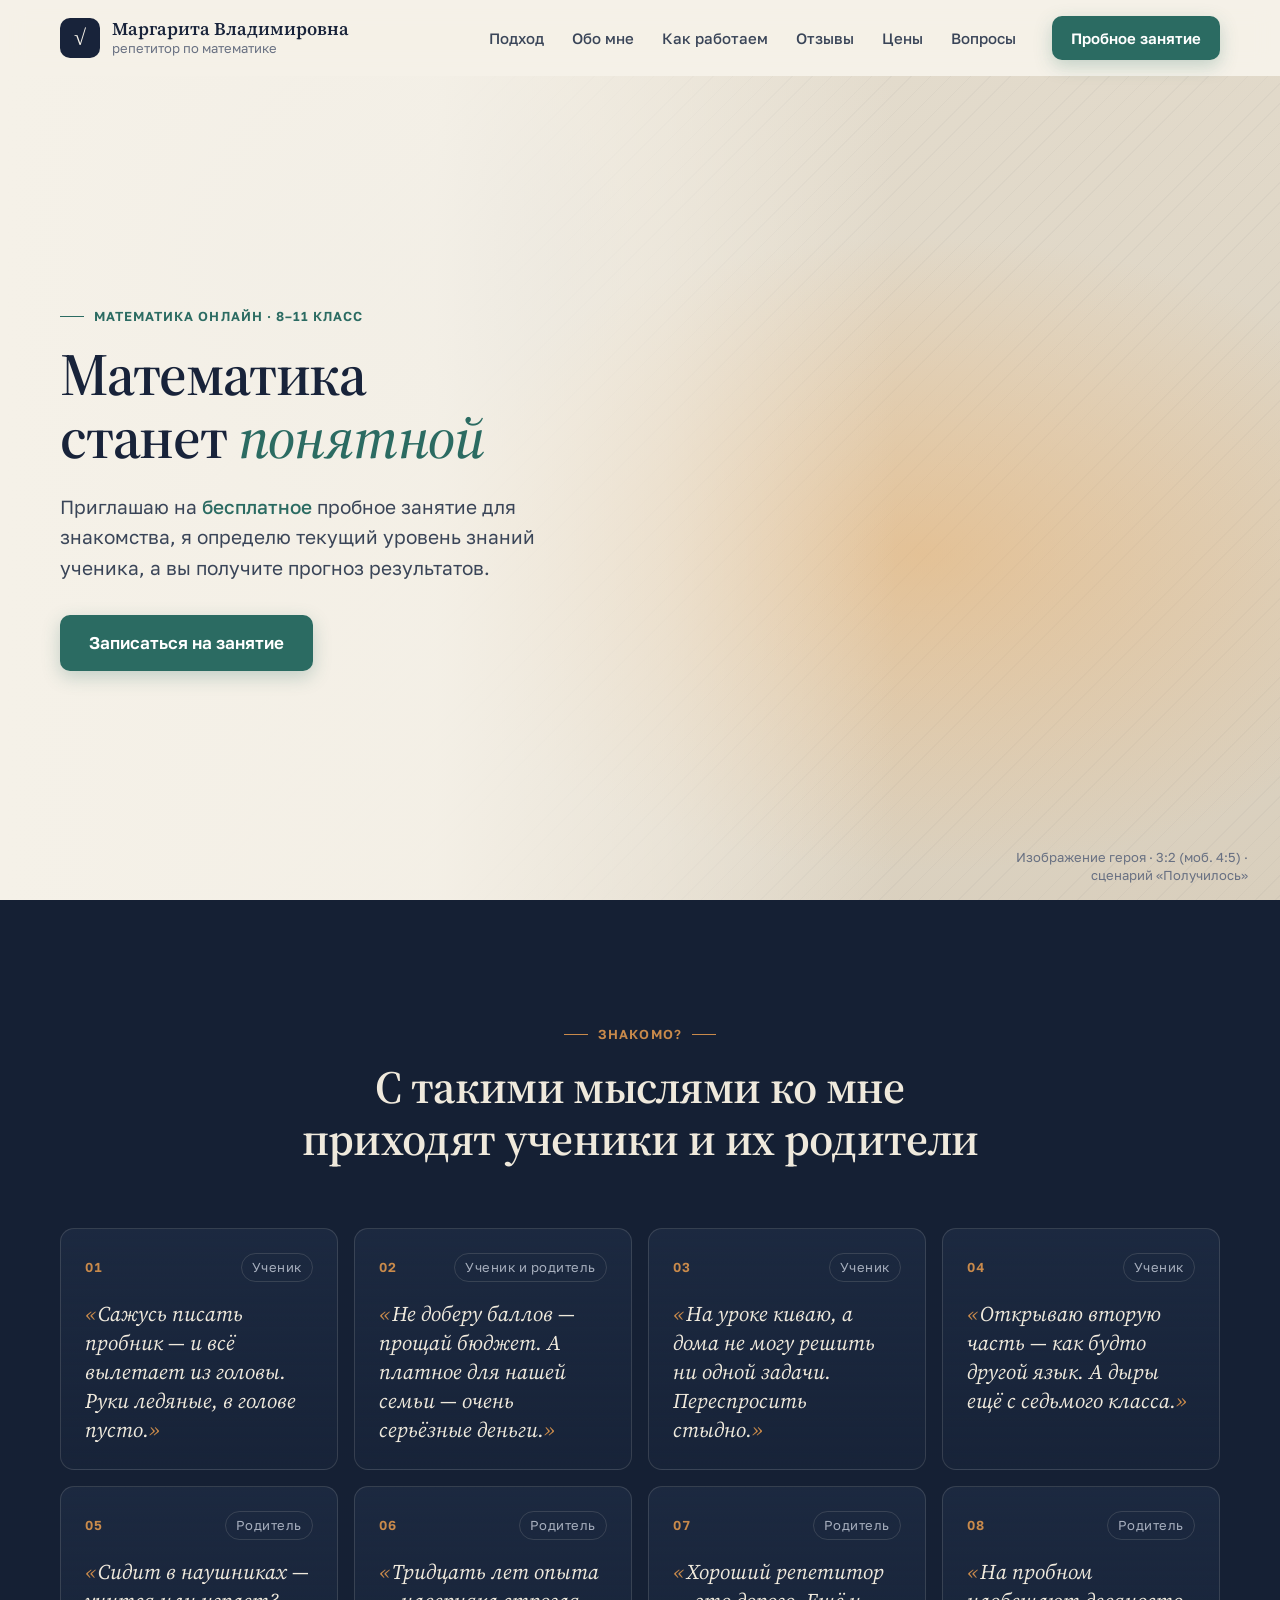
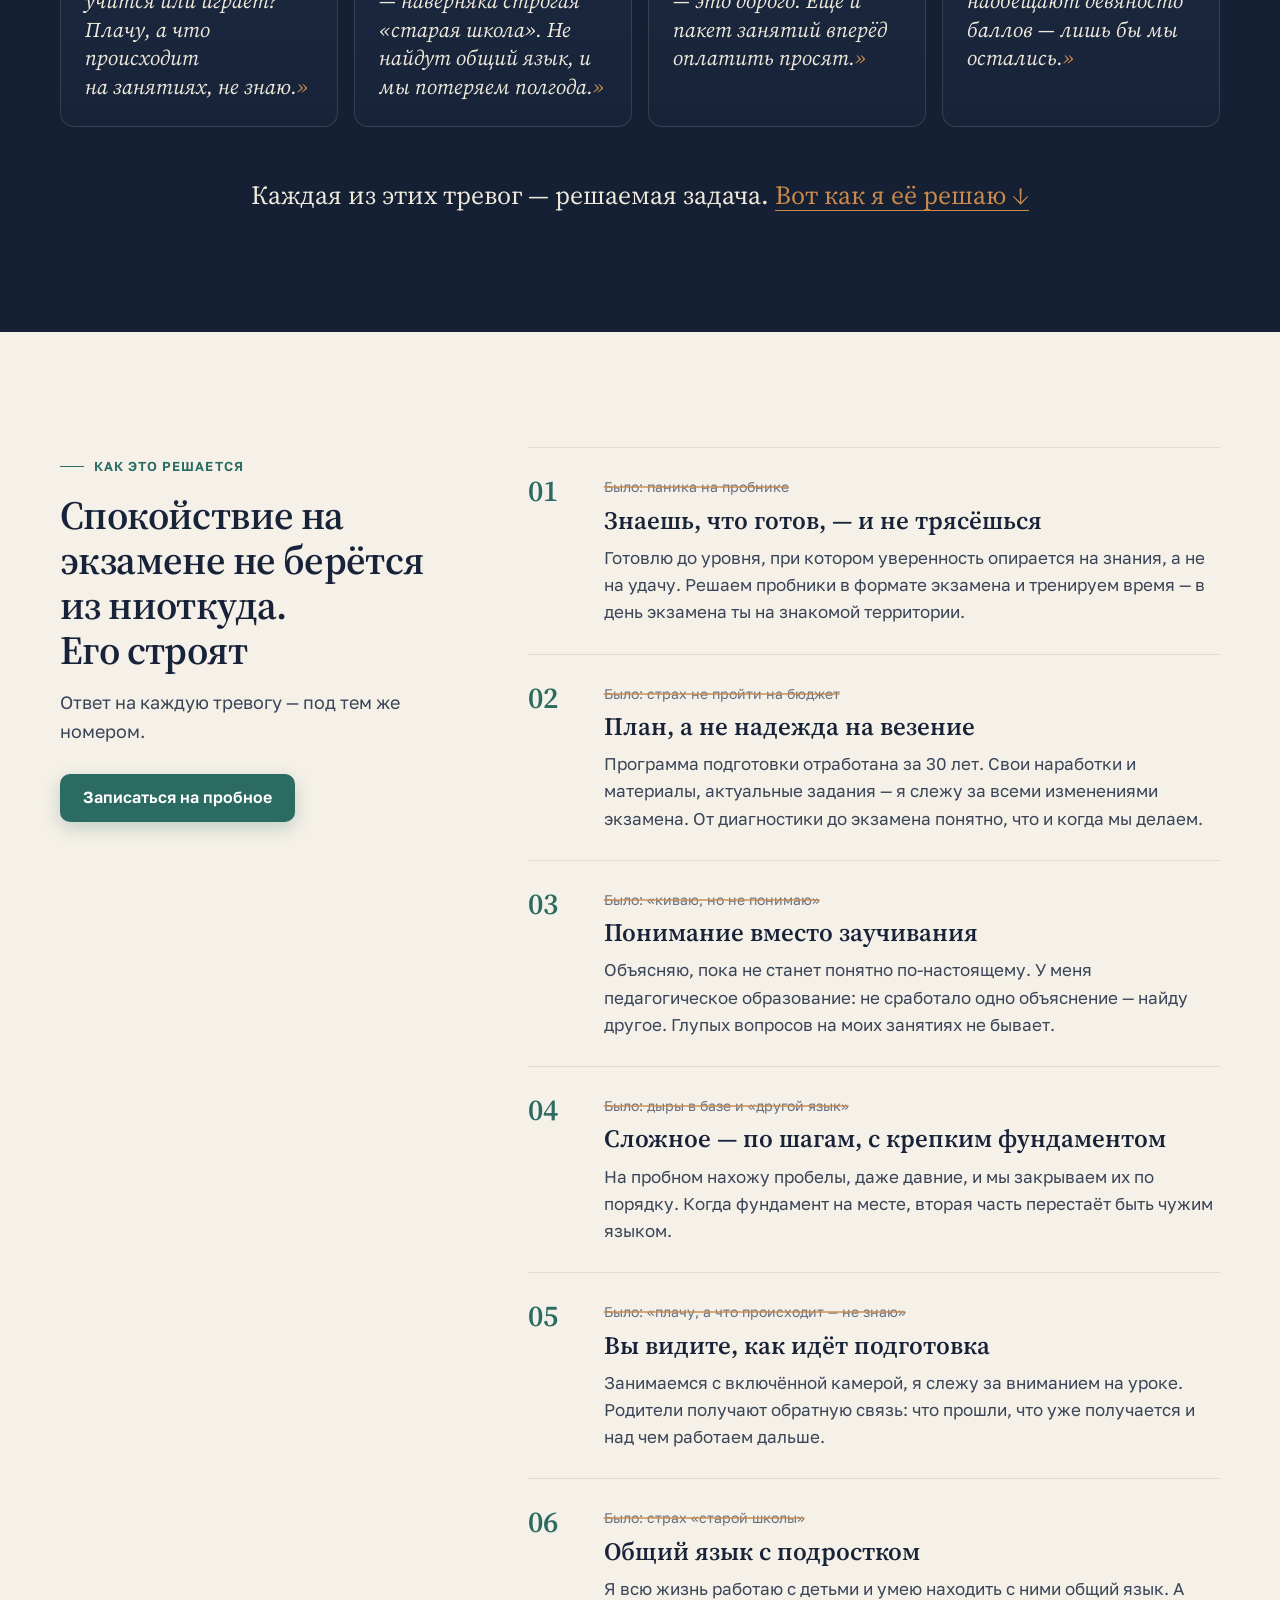
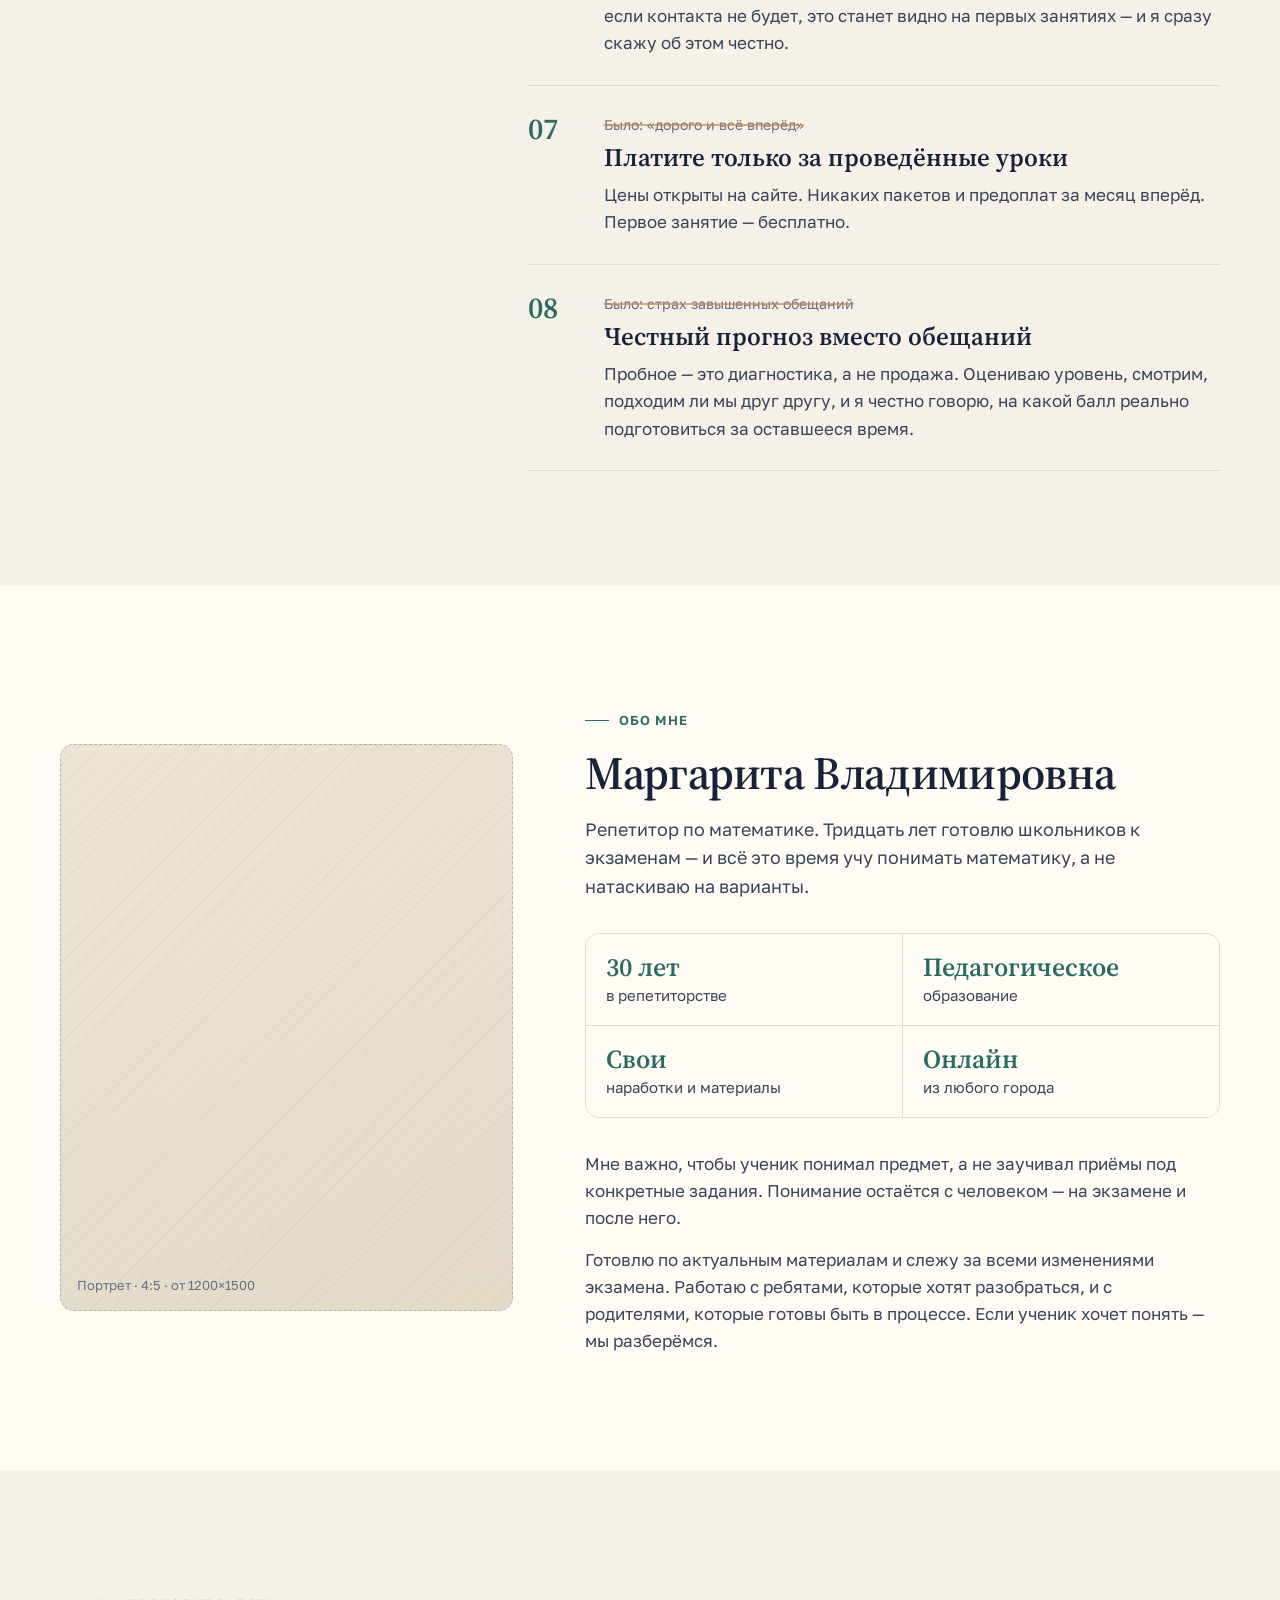
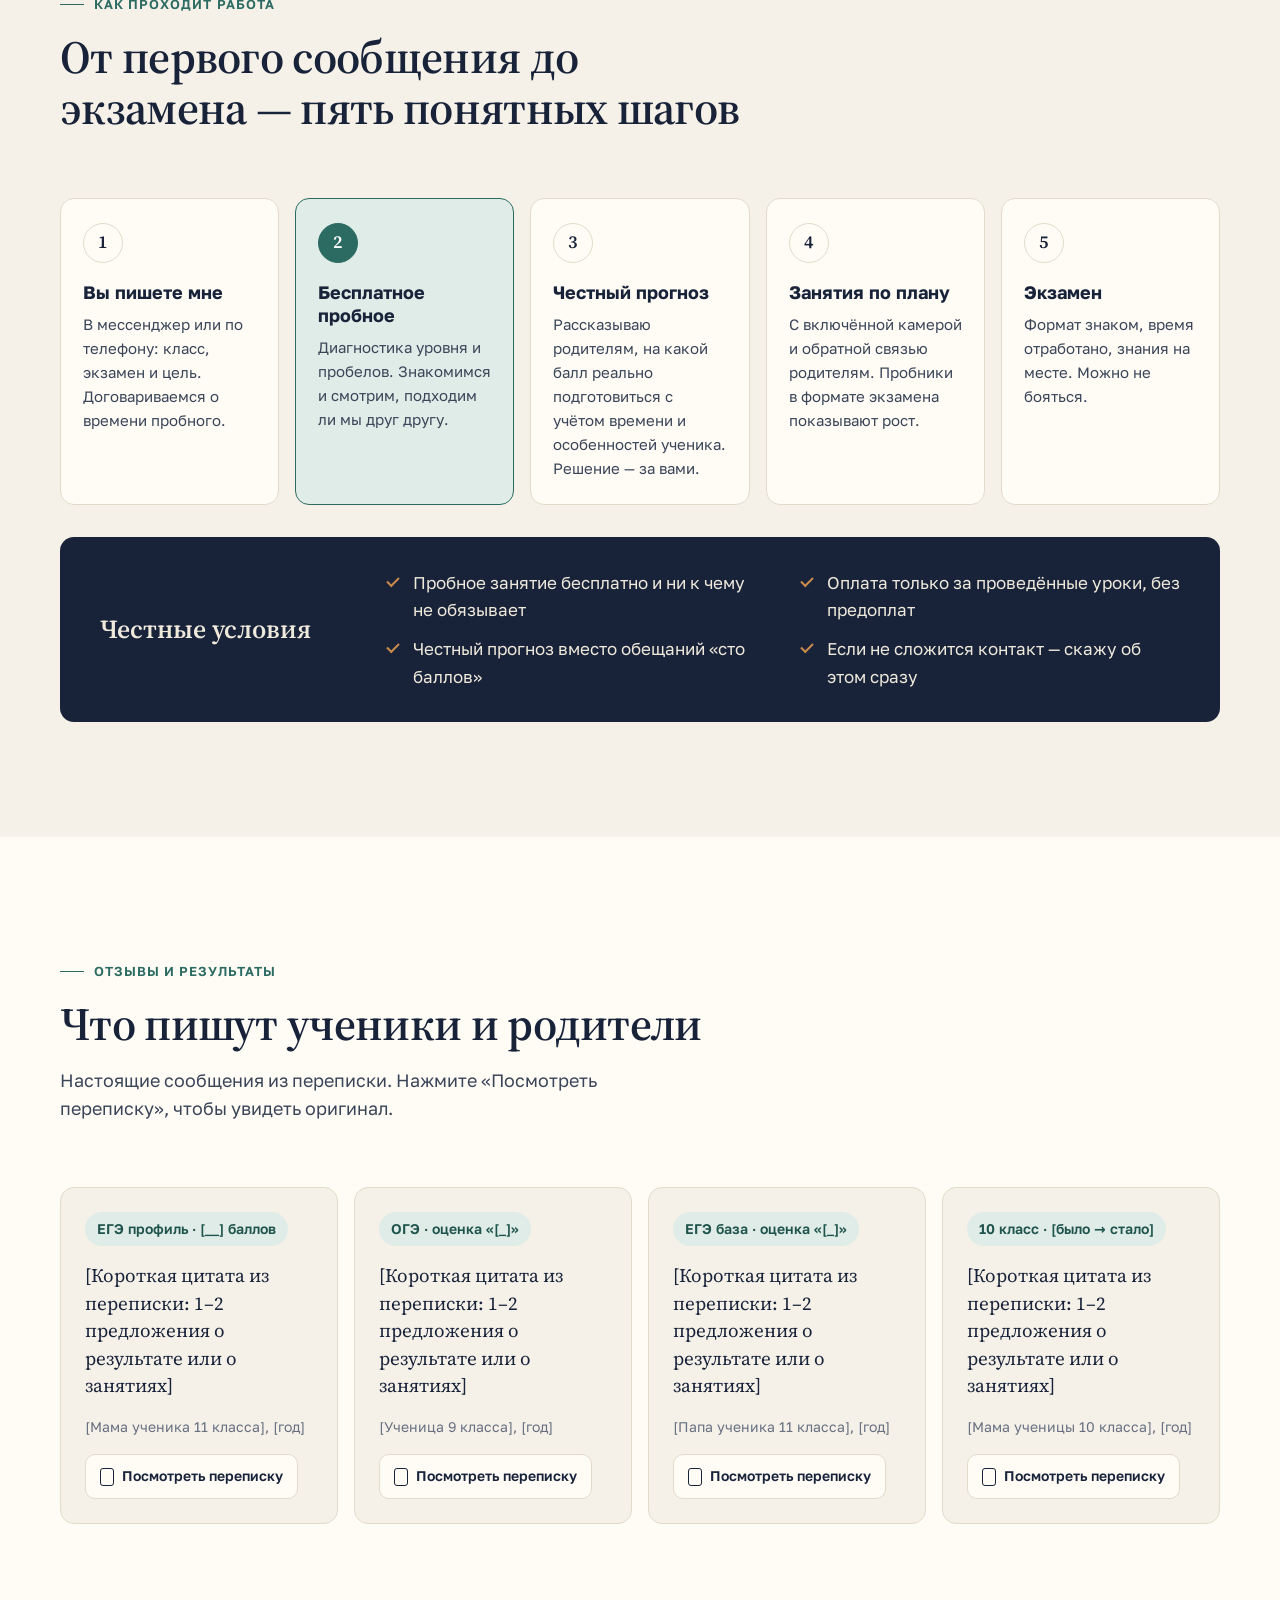
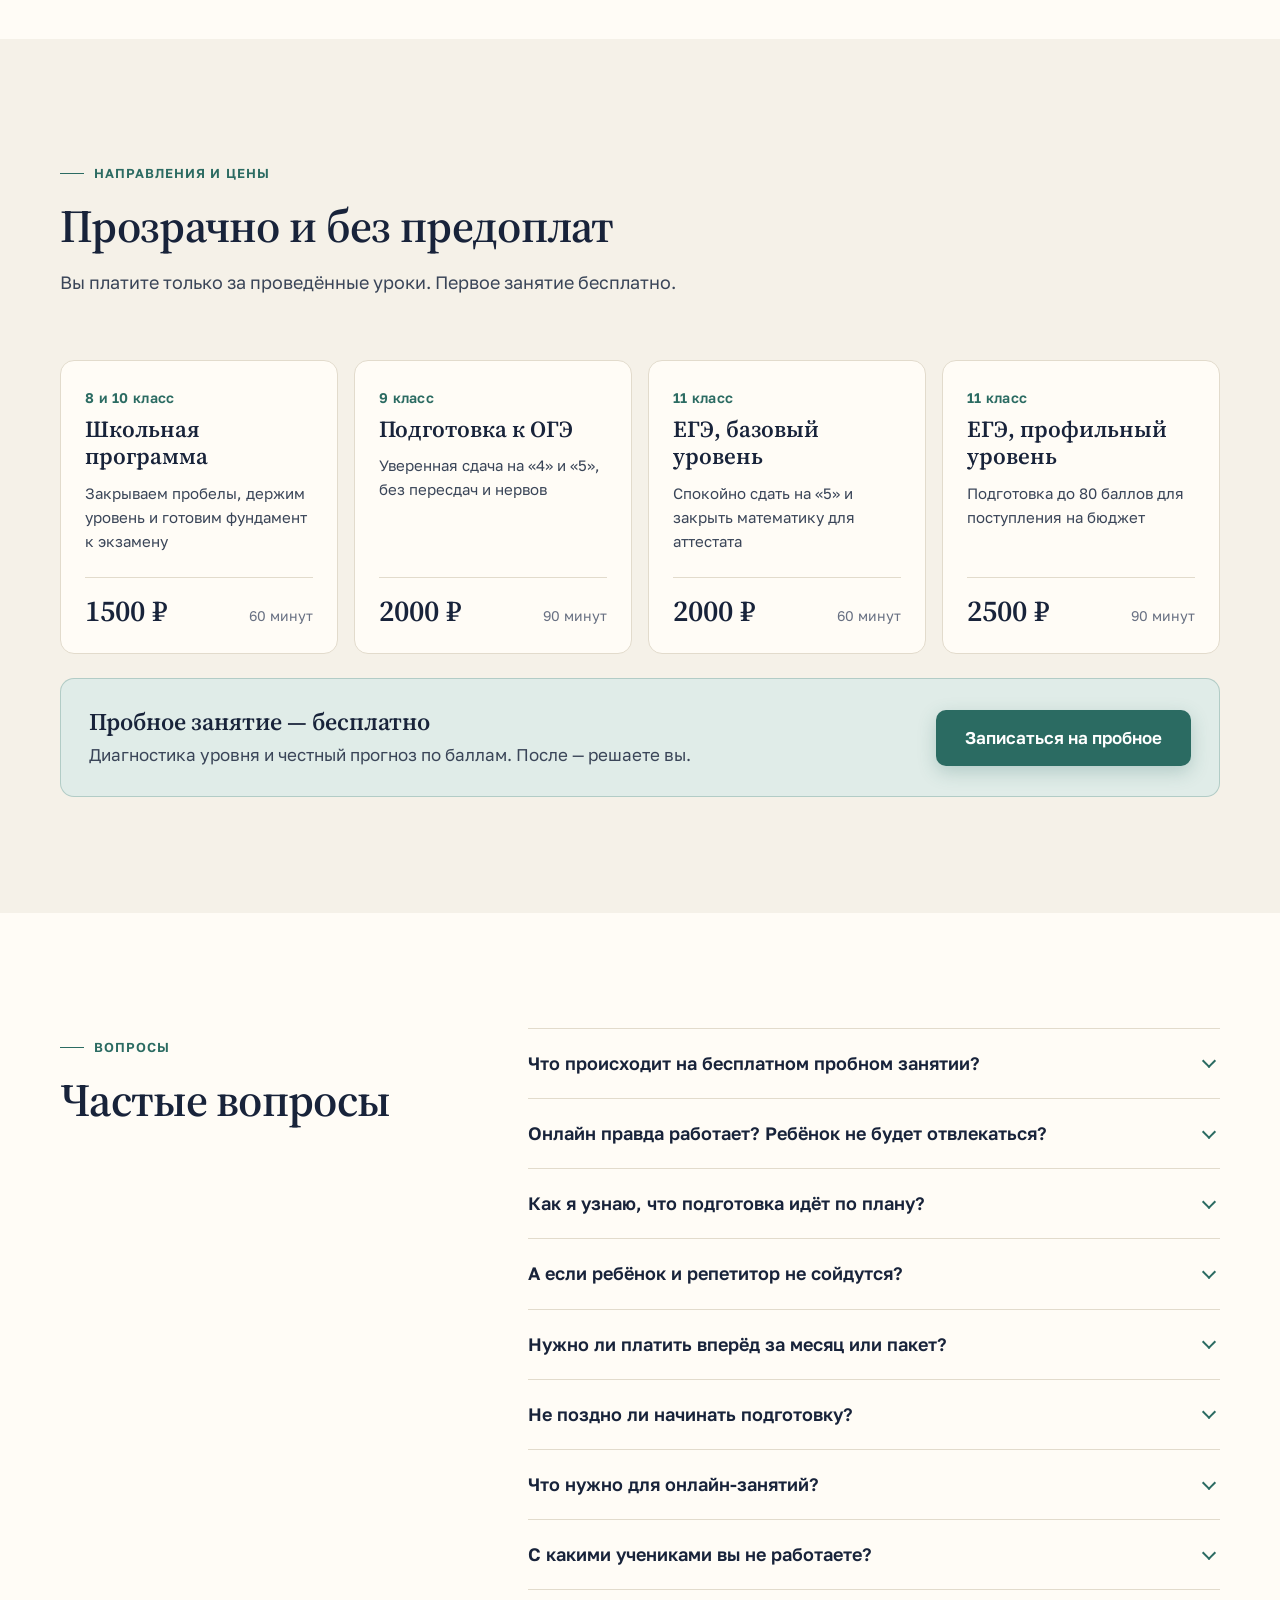
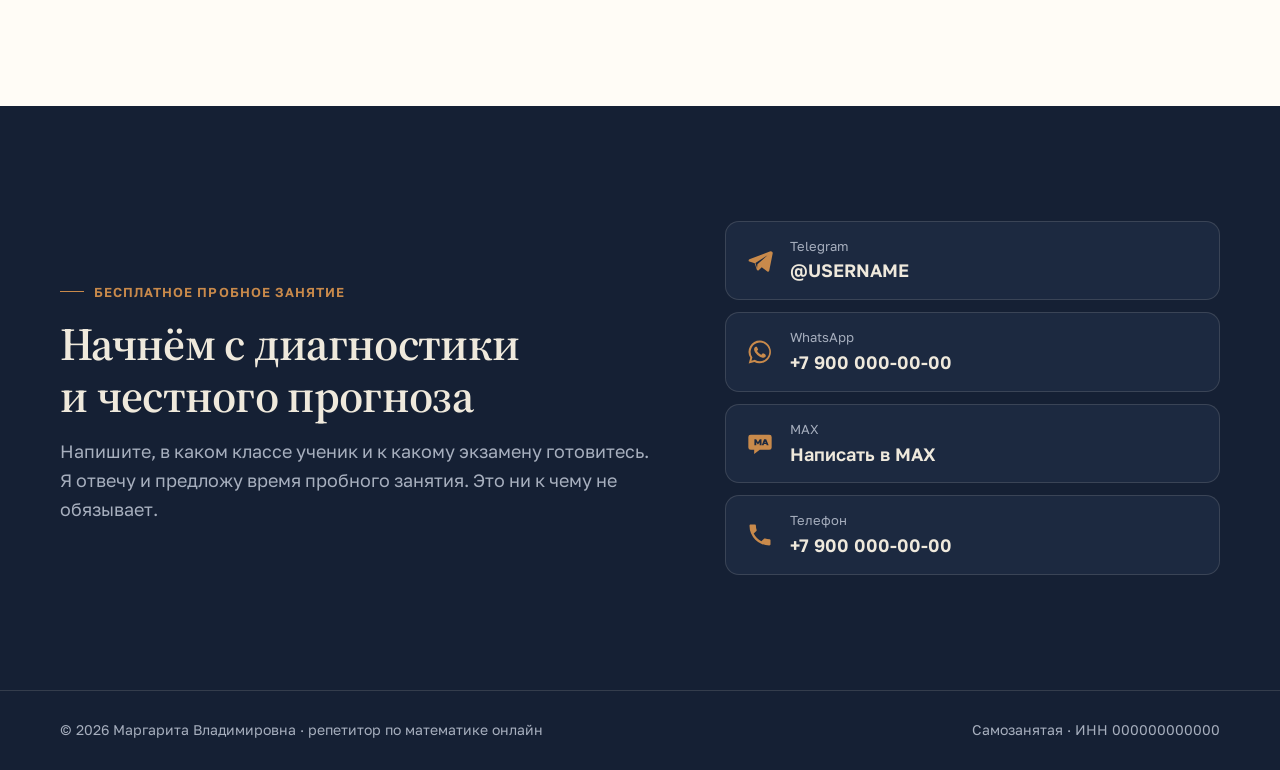
<file: index.html>
<!doctype html>
<html lang="ru">
<head>
  <meta charset="utf-8">
  <meta name="viewport" content="width=device-width, initial-scale=1">
  <title>Репетитор по математике онлайн — подготовка к ОГЭ и ЕГЭ | Маргарита Владимировна</title>
  <meta name="description" content="Надёжная подготовка к ОГЭ и ЕГЭ по математике онлайн для 8–11 классов. Педагогическое образование, 30 лет опыта. Бесплатное пробное занятие: диагностика уровня и честный прогноз по баллам.">
  <meta name="theme-color" content="#f5f1e8">
  <link rel="canonical" href="https://repmv.ru/">
  <link rel="icon" href="assets/img/favicon.svg" type="image/svg+xml">

  <meta property="og:type" content="website">
  <meta property="og:locale" content="ru_RU">
  <meta property="og:url" content="https://repmv.ru/">
  <meta property="og:title" content="Математика без страха перед экзаменом — репетитор Маргарита Владимировна">
  <meta property="og:description" content="Подготовка к ОГЭ и ЕГЭ онлайн. Понимание, а не зубрёжка. Бесплатное пробное занятие с честным прогнозом по баллам.">
  <!-- TODO: добавить og:image (1200×630), когда будет готово изображение героя -->

  <link rel="preload" href="assets/fonts/golos-cyr.woff2" as="font" type="font/woff2" crossorigin>
  <link rel="preload" href="assets/fonts/serif-cyr.woff2" as="font" type="font/woff2" crossorigin>
  <link rel="stylesheet" href="assets/css/style.css">
  <script>document.documentElement.classList.add("js")</script>

  <script type="application/ld+json">
  {
    "@context": "https://schema.org",
    "@type": "Person",
    "name": "Маргарита Владимировна",
    "jobTitle": "Репетитор по математике",
    "url": "https://repmv.ru/",
    "description": "Подготовка к ОГЭ и ЕГЭ по математике онлайн, школьная программа 8 и 10 классов. Педагогическое образование, 30 лет опыта.",
    "makesOffer": [
      { "@type": "Offer", "name": "Пробное занятие", "price": "0", "priceCurrency": "RUB" },
      { "@type": "Offer", "name": "Математика, 8 и 10 класс, 60 минут", "price": "1500", "priceCurrency": "RUB" },
      { "@type": "Offer", "name": "Подготовка к ОГЭ, 9 класс, 90 минут", "price": "2000", "priceCurrency": "RUB" },
      { "@type": "Offer", "name": "ЕГЭ базовый уровень, 11 класс, 60 минут", "price": "2000", "priceCurrency": "RUB" },
      { "@type": "Offer", "name": "ЕГЭ профильный уровень, 11 класс, 90 минут", "price": "2500", "priceCurrency": "RUB" }
    ]
  }
  </script>
</head>
<body>
  <a class="skip-link" href="#main">Перейти к содержанию</a>

  <header class="site-header" data-header>
    <div class="container site-header__inner">
      <a class="brand" href="#top" aria-label="Маргарита Владимировна — в начало страницы">
        <span class="brand__mark" aria-hidden="true">√</span>
        <span class="brand__text">
          <span class="brand__name">Маргарита Владимировна</span>
          <span class="brand__role">репетитор по математике</span>
        </span>
      </a>

      <nav class="nav" id="site-nav" aria-label="Разделы сайта" data-nav>
        <a href="#approach">Подход</a>
        <a href="#about">Обо мне</a>
        <a href="#process">Как работаем</a>
        <a href="#reviews">Отзывы</a>
        <a href="#prices">Цены</a>
        <a href="#faq">Вопросы</a>
        <a class="btn btn--primary nav__cta-mobile" href="#contacts">Записаться на пробное</a>
      </nav>

      <a class="btn btn--primary btn--sm site-header__cta" href="#contacts">Пробное занятие</a>

      <button class="nav-toggle" type="button" aria-controls="site-nav" aria-expanded="false" aria-label="Открыть меню" data-nav-toggle>
        <span></span><span></span><span></span>
      </button>
    </div>
  </header>

  <main id="main">

    <!-- 1. HERO: решение проблемы + оффер + CTA -->
    <section class="hero" id="top" aria-labelledby="hero-title">
      <div class="hero__media">
        <!--
          ЗАГЛУШКА. Заменить на:
          <picture>
            <source media="(max-width: 899px)" srcset="assets/img/hero-4x5.jpg">
            <img src="assets/img/hero-3x2.jpg" alt="Девушка за столом спокойно смотрит на решённую задачу, на фоне мама" width="2400" height="1600">
          </picture>
          Сценарий кадра — ref/analysis.md, раздел 6.
        -->
        <div class="placeholder placeholder--hero" role="img" aria-label="Место для изображения: ученица спокойно смотрит на решённую задачу">
          <span class="placeholder__label">Изображение героя · 3:2 (моб. 4:5) · сценарий «Получилось»</span>
        </div>
      </div>

      <div class="container hero__inner">
        <div class="hero__content">
          <p class="eyebrow"><span>Математика онлайн · <span class="nowrap">8–11 класс</span></span></p>
          <h1 class="hero__title" id="hero-title">Математика станет <em>понятной</em></h1>
          <p class="hero__lead">Приглашаю на <strong>бесплатное</strong> пробное занятие для знакомства, я&nbsp;определю текущий уровень знаний ученика, а&nbsp;вы получите прогноз результатов.</p>

          <div class="hero__actions">
            <a class="btn btn--primary btn--lg" href="#contacts">Записаться на занятие</a>
          </div>
        </div>
      </div>
    </section>

    <!-- 2. ЗНАКОМО? — эмоциональные реплики -->
    <section class="section section--night" id="pains" aria-labelledby="pains-title">
      <div class="container">
        <div class="section-head section-head--center">
          <p class="eyebrow eyebrow--night">Знакомо?</p>
          <h2 class="section-title" id="pains-title">С такими мыслями ко мне приходят ученики и&nbsp;их&nbsp;родители</h2>
        </div>

        <ol class="pains" role="list">
          <li class="pain" data-reveal>
            <span class="pain__meta"><span class="pain__num">01</span><span class="pain__who">Ученик</span></span>
            <blockquote class="pain__quote">Сажусь писать пробник — и всё вылетает из головы. Руки ледяные, в&nbsp;голове пусто.</blockquote>
          </li>
          <li class="pain" data-reveal>
            <span class="pain__meta"><span class="pain__num">02</span><span class="pain__who">Ученик и родитель</span></span>
            <blockquote class="pain__quote">Не доберу баллов — прощай бюджет. А платное для нашей семьи — очень серьёзные деньги.</blockquote>
          </li>
          <li class="pain" data-reveal>
            <span class="pain__meta"><span class="pain__num">03</span><span class="pain__who">Ученик</span></span>
            <blockquote class="pain__quote">На уроке киваю, а дома не могу решить ни одной задачи. Переспросить стыдно.</blockquote>
          </li>
          <li class="pain" data-reveal>
            <span class="pain__meta"><span class="pain__num">04</span><span class="pain__who">Ученик</span></span>
            <blockquote class="pain__quote">Открываю вторую часть — как будто другой язык. А дыры ещё с седьмого класса.</blockquote>
          </li>
          <li class="pain" data-reveal>
            <span class="pain__meta"><span class="pain__num">05</span><span class="pain__who">Родитель</span></span>
            <blockquote class="pain__quote">Сидит в наушниках — учится или играет? Плачу, а что происходит на&nbsp;занятиях, не знаю.</blockquote>
          </li>
          <li class="pain" data-reveal>
            <span class="pain__meta"><span class="pain__num">06</span><span class="pain__who">Родитель</span></span>
            <blockquote class="pain__quote">Тридцать лет опыта — наверняка строгая «старая школа». Не найдут общий язык, и мы потеряем полгода.</blockquote>
          </li>
          <li class="pain" data-reveal>
            <span class="pain__meta"><span class="pain__num">07</span><span class="pain__who">Родитель</span></span>
            <blockquote class="pain__quote">Хороший репетитор — это дорого. Ещё и пакет занятий вперёд оплатить просят.</blockquote>
          </li>
          <li class="pain" data-reveal>
            <span class="pain__meta"><span class="pain__num">08</span><span class="pain__who">Родитель</span></span>
            <blockquote class="pain__quote">На пробном наобещают девяносто баллов — лишь бы мы остались.</blockquote>
          </li>
        </ol>

        <p class="pains__bridge">Каждая из этих тревог — решаемая задача. <a href="#approach">Вот как я её решаю</a></p>
      </div>
    </section>

    <!-- 3. КАК ЭТО РЕШАЕТСЯ — зеркальные ответы -->
    <section class="section" id="approach" aria-labelledby="approach-title">
      <div class="container split">
        <div class="split__aside">
          <div class="split__sticky">
            <p class="eyebrow">Как это решается</p>
            <h2 class="section-title" id="approach-title">Спокойствие на экзамене не&nbsp;берётся из&nbsp;ниоткуда. Его&nbsp;строят</h2>
            <p class="section-lead">Ответ на каждую тревогу — под тем же номером.</p>
            <a class="btn btn--primary" href="#contacts">Записаться на пробное</a>
          </div>
        </div>

        <ol class="solutions" role="list">
          <li class="solution" data-reveal>
            <span class="solution__num">01</span>
            <div>
              <p class="solution__from">Было: паника на пробнике</p>
              <h3 class="solution__title">Знаешь, что готов, — и не трясёшься</h3>
              <p>Готовлю до уровня, при котором уверенность опирается на знания, а не на удачу. Решаем пробники в формате экзамена и тренируем время — в день экзамена ты на знакомой территории.</p>
            </div>
          </li>
          <li class="solution" data-reveal>
            <span class="solution__num">02</span>
            <div>
              <p class="solution__from">Было: страх не пройти на бюджет</p>
              <h3 class="solution__title">План, а не надежда на везение</h3>
              <p>Программа подготовки отработана за 30 лет. Свои наработки и материалы, актуальные задания — я слежу за всеми изменениями экзамена. От диагностики до экзамена понятно, что и когда мы делаем.</p>
            </div>
          </li>
          <li class="solution" data-reveal>
            <span class="solution__num">03</span>
            <div>
              <p class="solution__from">Было: «киваю, но не понимаю»</p>
              <h3 class="solution__title">Понимание вместо заучивания</h3>
              <p>Объясняю, пока не станет понятно по-настоящему. У меня педагогическое образование: не сработало одно объяснение — найду другое. Глупых вопросов на моих занятиях не бывает.</p>
            </div>
          </li>
          <li class="solution" data-reveal>
            <span class="solution__num">04</span>
            <div>
              <p class="solution__from">Было: дыры в базе и «другой язык»</p>
              <h3 class="solution__title">Сложное — по шагам, с крепким фундаментом</h3>
              <p>На пробном нахожу пробелы, даже давние, и мы закрываем их по порядку. Когда фундамент на месте, вторая часть перестаёт быть чужим языком.</p>
            </div>
          </li>
          <li class="solution" data-reveal>
            <span class="solution__num">05</span>
            <div>
              <p class="solution__from">Было: «плачу, а что происходит — не знаю»</p>
              <h3 class="solution__title">Вы видите, как идёт подготовка</h3>
              <p>Занимаемся с включённой камерой, я слежу за вниманием на уроке. Родители получают обратную связь: что прошли, что уже получается и над чем работаем дальше.</p>
            </div>
          </li>
          <li class="solution" data-reveal>
            <span class="solution__num">06</span>
            <div>
              <p class="solution__from">Было: страх «старой школы»</p>
              <h3 class="solution__title">Общий язык с подростком</h3>
              <p>Я всю жизнь работаю с детьми и умею находить с ними общий язык. А если контакта не будет, это станет видно на первых занятиях — и я сразу скажу об этом честно.</p>
            </div>
          </li>
          <li class="solution" data-reveal>
            <span class="solution__num">07</span>
            <div>
              <p class="solution__from">Было: «дорого и всё вперёд»</p>
              <h3 class="solution__title">Платите только за проведённые уроки</h3>
              <p>Цены открыты на сайте. Никаких пакетов и предоплат за месяц вперёд. Первое занятие — бесплатно.</p>
            </div>
          </li>
          <li class="solution" data-reveal>
            <span class="solution__num">08</span>
            <div>
              <p class="solution__from">Было: страх завышенных обещаний</p>
              <h3 class="solution__title">Честный прогноз вместо обещаний</h3>
              <p>Пробное — это диагностика, а не продажа. Оцениваю уровень, смотрим, подходим ли мы друг другу, и я честно говорю, на какой балл реально подготовиться за оставшееся время.</p>
            </div>
          </li>
        </ol>
      </div>
    </section>

    <!-- 4. ОБО МНЕ -->
    <section class="section section--surface" id="about" aria-labelledby="about-title">
      <div class="container about">
        <div class="about__photo">
          <!-- ЗАГЛУШКА. Заменить на <img src="assets/img/portrait.jpg" alt="Маргарита Владимировна" width="1200" height="1500" loading="lazy"> -->
          <div class="placeholder placeholder--portrait" role="img" aria-label="Место для фотографии Маргариты Владимировны">
            <span class="placeholder__label">Портрет · 4:5 · от 1200×1500</span>
          </div>
        </div>

        <div class="about__body">
          <p class="eyebrow">Обо мне</p>
          <h2 class="section-title" id="about-title">Маргарита Владимировна</h2>
          <p class="section-lead">Репетитор по математике. Тридцать лет готовлю школьников к экзаменам — и всё это время учу понимать математику, а не натаскиваю на варианты.</p>

          <dl class="facts">
            <div class="fact">
              <dt>30 лет</dt>
              <dd>в репетиторстве</dd>
            </div>
            <div class="fact">
              <dt>Педагогическое</dt>
              <dd>образование</dd>
            </div>
            <div class="fact">
              <dt>Свои</dt>
              <dd>наработки и материалы</dd>
            </div>
            <div class="fact">
              <dt>Онлайн</dt>
              <dd>из любого города</dd>
            </div>
          </dl>

          <div class="prose">
            <p>Мне важно, чтобы ученик понимал предмет, а не заучивал приёмы под конкретные задания. Понимание остаётся с человеком — на экзамене и после него.</p>
            <p>Готовлю по актуальным материалам и слежу за всеми изменениями экзамена. Работаю с ребятами, которые хотят разобраться, и с родителями, которые готовы быть в процессе. Если ученик хочет понять — мы разберёмся.</p>
          </div>
        </div>
      </div>
    </section>

    <!-- 5. КАК ПРОХОДИТ РАБОТА + ЧЕСТНЫЕ УСЛОВИЯ -->
    <section class="section" id="process" aria-labelledby="process-title">
      <div class="container">
        <div class="section-head">
          <p class="eyebrow">Как проходит работа</p>
          <h2 class="section-title" id="process-title">От первого сообщения до экзамена — пять понятных шагов</h2>
        </div>

        <ol class="steps" role="list">
          <li class="step" data-reveal>
            <span class="step__num">1</span>
            <h3 class="step__title">Вы пишете мне</h3>
            <p>В мессенджер или по телефону: класс, экзамен и цель. Договариваемся о времени пробного.</p>
          </li>
          <li class="step step--accent" data-reveal>
            <span class="step__num">2</span>
            <h3 class="step__title">Бесплатное пробное</h3>
            <p>Диагностика уровня и пробелов. Знакомимся и смотрим, подходим ли мы друг другу.</p>
          </li>
          <li class="step" data-reveal>
            <span class="step__num">3</span>
            <h3 class="step__title">Честный прогноз</h3>
            <p>Рассказываю родителям, на какой балл реально подготовиться с учётом времени и особенностей ученика. Решение — за вами.</p>
          </li>
          <li class="step" data-reveal>
            <span class="step__num">4</span>
            <h3 class="step__title">Занятия по плану</h3>
            <p>С включённой камерой и обратной связью родителям. Пробники в формате экзамена показывают рост.</p>
          </li>
          <li class="step" data-reveal>
            <span class="step__num">5</span>
            <h3 class="step__title">Экзамен</h3>
            <p>Формат знаком, время отработано, знания на месте. Можно не бояться.</p>
          </li>
        </ol>

        <div class="terms" data-reveal>
          <h3 class="terms__title">Честные условия</h3>
          <ul class="terms__list">
            <li>Пробное занятие бесплатно и ни к чему не обязывает</li>
            <li>Оплата только за проведённые уроки, без предоплат</li>
            <li>Честный прогноз вместо обещаний «сто баллов»</li>
            <li>Если не сложится контакт — скажу об этом сразу</li>
          </ul>
        </div>
      </div>
    </section>

    <!-- 6. ОТЗЫВЫ И РЕЗУЛЬТАТЫ -->
    <section class="section section--surface" id="reviews" aria-labelledby="reviews-title">
      <div class="container">
        <div class="section-head">
          <p class="eyebrow">Отзывы и результаты</p>
          <h2 class="section-title" id="reviews-title">Что пишут ученики и родители</h2>
          <p class="section-lead">Настоящие сообщения из переписки. Нажмите «Посмотреть переписку», чтобы увидеть оригинал.</p>
        </div>

        <!--
          ШАБЛОН ОТЗЫВА. Для каждого реального отзыва:
          - data-src — путь к обезличенному скриншоту (assets/img/reviews/01.jpg, вертикальный ~9:19.5);
          - бейдж — экзамен и результат; цитата — 1–2 предложения из переписки; подпись — кто и когда.
          Отзывы не выдумывать: пока карточки помечены как шаблон.
        -->
        <ul class="reviews" role="list">
          <li class="review" data-reveal>
            <span class="review__badge">ЕГЭ профиль · [__] баллов</span>
            <blockquote class="review__quote">[Короткая цитата из переписки: 1–2 предложения о результате или о занятиях]</blockquote>
            <p class="review__author">[Мама ученика 11 класса], [год]</p>
            <button class="review__open" type="button" data-review data-src="" data-caption="Отзыв: ЕГЭ профильный уровень">Посмотреть переписку</button>
          </li>
          <li class="review" data-reveal>
            <span class="review__badge">ОГЭ · оценка «[_]»</span>
            <blockquote class="review__quote">[Короткая цитата из переписки: 1–2 предложения о результате или о занятиях]</blockquote>
            <p class="review__author">[Ученица 9 класса], [год]</p>
            <button class="review__open" type="button" data-review data-src="" data-caption="Отзыв: ОГЭ">Посмотреть переписку</button>
          </li>
          <li class="review" data-reveal>
            <span class="review__badge">ЕГЭ база · оценка «[_]»</span>
            <blockquote class="review__quote">[Короткая цитата из переписки: 1–2 предложения о результате или о занятиях]</blockquote>
            <p class="review__author">[Папа ученика 11 класса], [год]</p>
            <button class="review__open" type="button" data-review data-src="" data-caption="Отзыв: ЕГЭ базовый уровень">Посмотреть переписку</button>
          </li>
          <li class="review" data-reveal>
            <span class="review__badge">10 класс · [было → стало]</span>
            <blockquote class="review__quote">[Короткая цитата из переписки: 1–2 предложения о результате или о занятиях]</blockquote>
            <p class="review__author">[Мама ученицы 10 класса], [год]</p>
            <button class="review__open" type="button" data-review data-src="" data-caption="Отзыв: школьная программа">Посмотреть переписку</button>
          </li>
        </ul>
      </div>
    </section>

    <!-- 7. НАПРАВЛЕНИЯ И ЦЕНЫ -->
    <section class="section" id="prices" aria-labelledby="prices-title">
      <div class="container">
        <div class="section-head">
          <p class="eyebrow">Направления и цены</p>
          <h2 class="section-title" id="prices-title">Прозрачно и без предоплат</h2>
          <p class="section-lead">Вы платите только за проведённые уроки. Первое занятие бесплатно.</p>
        </div>

        <ul class="prices" role="list">
          <li class="price" data-reveal>
            <p class="price__grade">8 и 10 класс</p>
            <h3 class="price__title">Школьная программа</h3>
            <p class="price__goal">Закрываем пробелы, держим уровень и готовим фундамент к экзамену</p>
            <p class="price__cost"><span class="price__value">1500&nbsp;₽</span><span class="price__unit">60 минут</span></p>
          </li>
          <li class="price" data-reveal>
            <p class="price__grade">9 класс</p>
            <h3 class="price__title">Подготовка к ОГЭ</h3>
            <p class="price__goal">Уверенная сдача на «4» и «5», без пересдач и нервов</p>
            <p class="price__cost"><span class="price__value">2000&nbsp;₽</span><span class="price__unit">90 минут</span></p>
          </li>
          <li class="price" data-reveal>
            <p class="price__grade">11 класс</p>
            <h3 class="price__title">ЕГЭ, базовый уровень</h3>
            <p class="price__goal">Спокойно сдать на «5» и закрыть математику для аттестата</p>
            <p class="price__cost"><span class="price__value">2000&nbsp;₽</span><span class="price__unit">60 минут</span></p>
          </li>
          <li class="price" data-reveal>
            <p class="price__grade">11 класс</p>
            <h3 class="price__title">ЕГЭ, профильный уровень</h3>
            <p class="price__goal">Подготовка до 80 баллов для поступления на бюджет</p>
            <p class="price__cost"><span class="price__value">2500&nbsp;₽</span><span class="price__unit">90 минут</span></p>
          </li>
        </ul>

        <div class="trial-banner" data-reveal>
          <div>
            <p class="trial-banner__title">Пробное занятие — бесплатно</p>
            <p class="trial-banner__text">Диагностика уровня и честный прогноз по баллам. После — решаете вы.</p>
          </div>
          <a class="btn btn--primary btn--lg" href="#contacts">Записаться на пробное</a>
        </div>
      </div>
    </section>

    <!-- 8. FAQ -->
    <section class="section section--surface" id="faq" aria-labelledby="faq-title">
      <div class="container faq-wrap">
        <div class="section-head">
          <p class="eyebrow">Вопросы</p>
          <h2 class="section-title" id="faq-title">Частые вопросы</h2>
        </div>

        <div class="faq">
          <details class="faq__item">
            <summary>Что происходит на бесплатном пробном занятии?</summary>
            <div class="faq__answer">
              <p>Это диагностика, а не урок-продажа. Я смотрю уровень ученика и ищу пробелы, а заодно мы знакомимся и понимаем, комфортно ли нам вместе. После занятия я честно рассказываю родителям, на какой балл реально подготовиться с учётом оставшегося времени и особенностей ученика. Дальше решаете вы.</p>
            </div>
          </details>
          <details class="faq__item">
            <summary>Онлайн правда работает? Ребёнок не будет отвлекаться?</summary>
            <div class="faq__answer">
              <p>Работает, если правильно его организовать. Мы занимаемся с включённой камерой, я вижу ученика и слежу за его вниманием в течение всего урока. А вы экономите время на дорогу.</p>
            </div>
          </details>
          <details class="faq__item">
            <summary>Как я узнаю, что подготовка идёт по плану?</summary>
            <div class="faq__answer">
              <p>Я даю родителям обратную связь: что прошли, что получается, над чем работаем. Результаты пробников в формате экзамена показывают динамику наглядно.</p>
            </div>
          </details>
          <details class="faq__item">
            <summary>А если ребёнок и репетитор не сойдутся?</summary>
            <div class="faq__answer">
              <p>Это видно на первых занятиях — и я скажу об этом сразу, не дожидаясь, пока уйдут месяцы. Поскольку оплата только за проведённые уроки, вы ничего не теряете на предоплате.</p>
            </div>
          </details>
          <details class="faq__item">
            <summary>Нужно ли платить вперёд за месяц или пакет?</summary>
            <div class="faq__answer">
              <p>Нет. Оплата только за проведённые уроки. Пробное занятие — бесплатно.</p>
            </div>
          </details>
          <details class="faq__item">
            <summary>Не поздно ли начинать подготовку?</summary>
            <div class="faq__answer">
              <p>Зависит от уровня ученика и цели. Поэтому на пробном я и оцениваю, на какой результат реально выйти за оставшееся время, — и говорю это честно, без обещаний «сто баллов за месяц».</p>
            </div>
          </details>
          <details class="faq__item">
            <summary>Что нужно для онлайн-занятий?</summary>
            <div class="faq__answer">
              <p>Компьютер или ноутбук с камерой, стабильный интернет и тетрадь. Ссылку на занятие я присылаю заранее.</p>
            </div>
          </details>
          <details class="faq__item">
            <summary>С какими учениками вы не работаете?</summary>
            <div class="faq__answer">
              <p>Я работаю с ребятами, которые хотят разобраться в предмете. Если ученик не готов заниматься и пропускает уроки, результата не будет — и честнее сказать об этом сразу.</p>
            </div>
          </details>
        </div>
      </div>
    </section>

    <!-- 9. КОНТАКТЫ — финальный CTA -->
    <section class="section section--night contacts" id="contacts" aria-labelledby="contacts-title">
      <div class="container contacts__inner">
        <div class="contacts__text">
          <p class="eyebrow eyebrow--night">Бесплатное пробное занятие</p>
          <h2 class="section-title" id="contacts-title">Начнём с диагностики и честного прогноза</h2>
          <p class="section-lead">Напишите, в каком классе ученик и к какому экзамену готовитесь. Я отвечу и предложу время пробного занятия. Это ни к чему не обязывает.</p>
        </div>

        <!-- TODO: заменить контакты-заглушки на реальные (телефон, username в Telegram, номер для WhatsApp, ссылка на MAX) -->
        <ul class="contact-list" role="list">
          <li>
            <a class="contact" href="https://t.me/USERNAME" target="_blank" rel="noopener">
              <svg class="contact__icon" viewBox="0 0 24 24" aria-hidden="true"><path d="M21.5 4.2 2.9 11.4c-.9.4-.9 1.6 0 1.9l4.6 1.5 1.8 5.6c.2.7 1.1.9 1.6.4l2.6-2.5 4.8 3.5c.6.4 1.4.1 1.6-.6l3-15c.2-1-.8-1.8-1.9-1.4Zm-3.3 3.9-8.4 7.6-.3 3.4-1.4-4.6 10-6.4Z"/></svg>
              <span class="contact__body"><span class="contact__label">Telegram</span><span class="contact__value">@USERNAME</span></span>
            </a>
          </li>
          <li>
            <a class="contact" href="https://wa.me/79000000000?text=%D0%97%D0%B4%D1%80%D0%B0%D0%B2%D1%81%D1%82%D0%B2%D1%83%D0%B9%D1%82%D0%B5%2C%20%D1%85%D0%BE%D1%87%D1%83%20%D0%B7%D0%B0%D0%BF%D0%B8%D1%81%D0%B0%D1%82%D1%8C%D1%81%D1%8F%20%D0%BD%D0%B0%20%D0%B1%D0%B5%D1%81%D0%BF%D0%BB%D0%B0%D1%82%D0%BD%D0%BE%D0%B5%20%D0%BF%D1%80%D0%BE%D0%B1%D0%BD%D0%BE%D0%B5%20%D0%B7%D0%B0%D0%BD%D1%8F%D1%82%D0%B8%D0%B5" target="_blank" rel="noopener">
              <svg class="contact__icon" viewBox="0 0 24 24" aria-hidden="true"><path d="M12 2.2a9.7 9.7 0 0 0-8.3 14.8L2.3 21.8l4.9-1.3A9.7 9.7 0 1 0 12 2.2Zm0 17.7a8 8 0 0 1-4.1-1.1l-.3-.2-2.9.8.8-2.8-.2-.3A8 8 0 1 1 12 19.9Zm4.4-6c-.2-.1-1.4-.7-1.7-.8-.2-.1-.4-.1-.5.1l-.8 1c-.1.2-.3.2-.5.1a6.5 6.5 0 0 1-3.3-2.9c-.2-.4.2-.4.7-1.3.1-.2 0-.3 0-.4l-.8-1.8c-.2-.5-.4-.4-.5-.4h-.5a.9.9 0 0 0-.7.3 2.8 2.8 0 0 0-.9 2.1 4.9 4.9 0 0 0 1 2.6 11.2 11.2 0 0 0 4.3 3.8c1.6.7 2.2.7 3 .6.5-.1 1.4-.6 1.6-1.1.2-.6.2-1 .1-1.1l-.5-.8Z"/></svg>
              <span class="contact__body"><span class="contact__label">WhatsApp</span><span class="contact__value">+7 900 000-00-00</span></span>
            </a>
          </li>
          <li>
            <a class="contact" href="https://max.ru/" target="_blank" rel="noopener">
              <svg class="contact__icon" viewBox="0 0 24 24" aria-hidden="true"><path d="M4 4h16a2 2 0 0 1 2 2v9a2 2 0 0 1-2 2h-8.2L7 20.6V17H4a2 2 0 0 1-2-2V6a2 2 0 0 1 2-2Zm3.2 4v5h1.6v-2.6l1.4 2h.1l1.4-2V13h1.6V8h-1.5l-1.6 2.4L8.7 8H7.2Zm8.3 0-2 5h1.6l.3-.9h2l.3.9h1.7l-2.1-5h-1.8Zm.9 1.8.5 1.3h-1l.5-1.3Z"/></svg>
              <span class="contact__body"><span class="contact__label">MAX</span><span class="contact__value">Написать в MAX</span></span>
            </a>
          </li>
          <li>
            <a class="contact" href="tel:+79000000000">
              <svg class="contact__icon" viewBox="0 0 24 24" aria-hidden="true"><path d="M6.6 10.8a15.1 15.1 0 0 0 6.6 6.6l2.2-2.2c.3-.3.7-.4 1-.2 1.1.4 2.3.6 3.6.6.6 0 1 .4 1 1V20c0 .6-.4 1-1 1A17 17 0 0 1 3 4c0-.6.4-1 1-1h3.5c.6 0 1 .4 1 1 0 1.3.2 2.5.6 3.6.1.3 0 .7-.2 1l-2.3 2.2Z"/></svg>
              <span class="contact__body"><span class="contact__label">Телефон</span><span class="contact__value">+7 900 000-00-00</span></span>
            </a>
          </li>
        </ul>
      </div>
    </section>
  </main>

  <footer class="site-footer">
    <div class="container site-footer__inner">
      <p>© 2026 Маргарита Владимировна · репетитор по математике онлайн</p>
      <!-- TODO: указать статус и ИНН -->
      <p class="site-footer__legal">Самозанятая · ИНН 000000000000</p>
    </div>
  </footer>

  <dialog class="review-dialog" id="review-dialog" aria-label="Скриншот переписки" data-review-dialog>
    <button class="review-dialog__close" type="button" aria-label="Закрыть" data-review-close>×</button>
    <figure class="review-dialog__figure">
      <div class="review-dialog__media" data-review-media></div>
      <figcaption class="review-dialog__caption" data-review-caption></figcaption>
    </figure>
  </dialog>

  <script src="assets/js/main.js" defer></script>
</body>
</html>
</file>
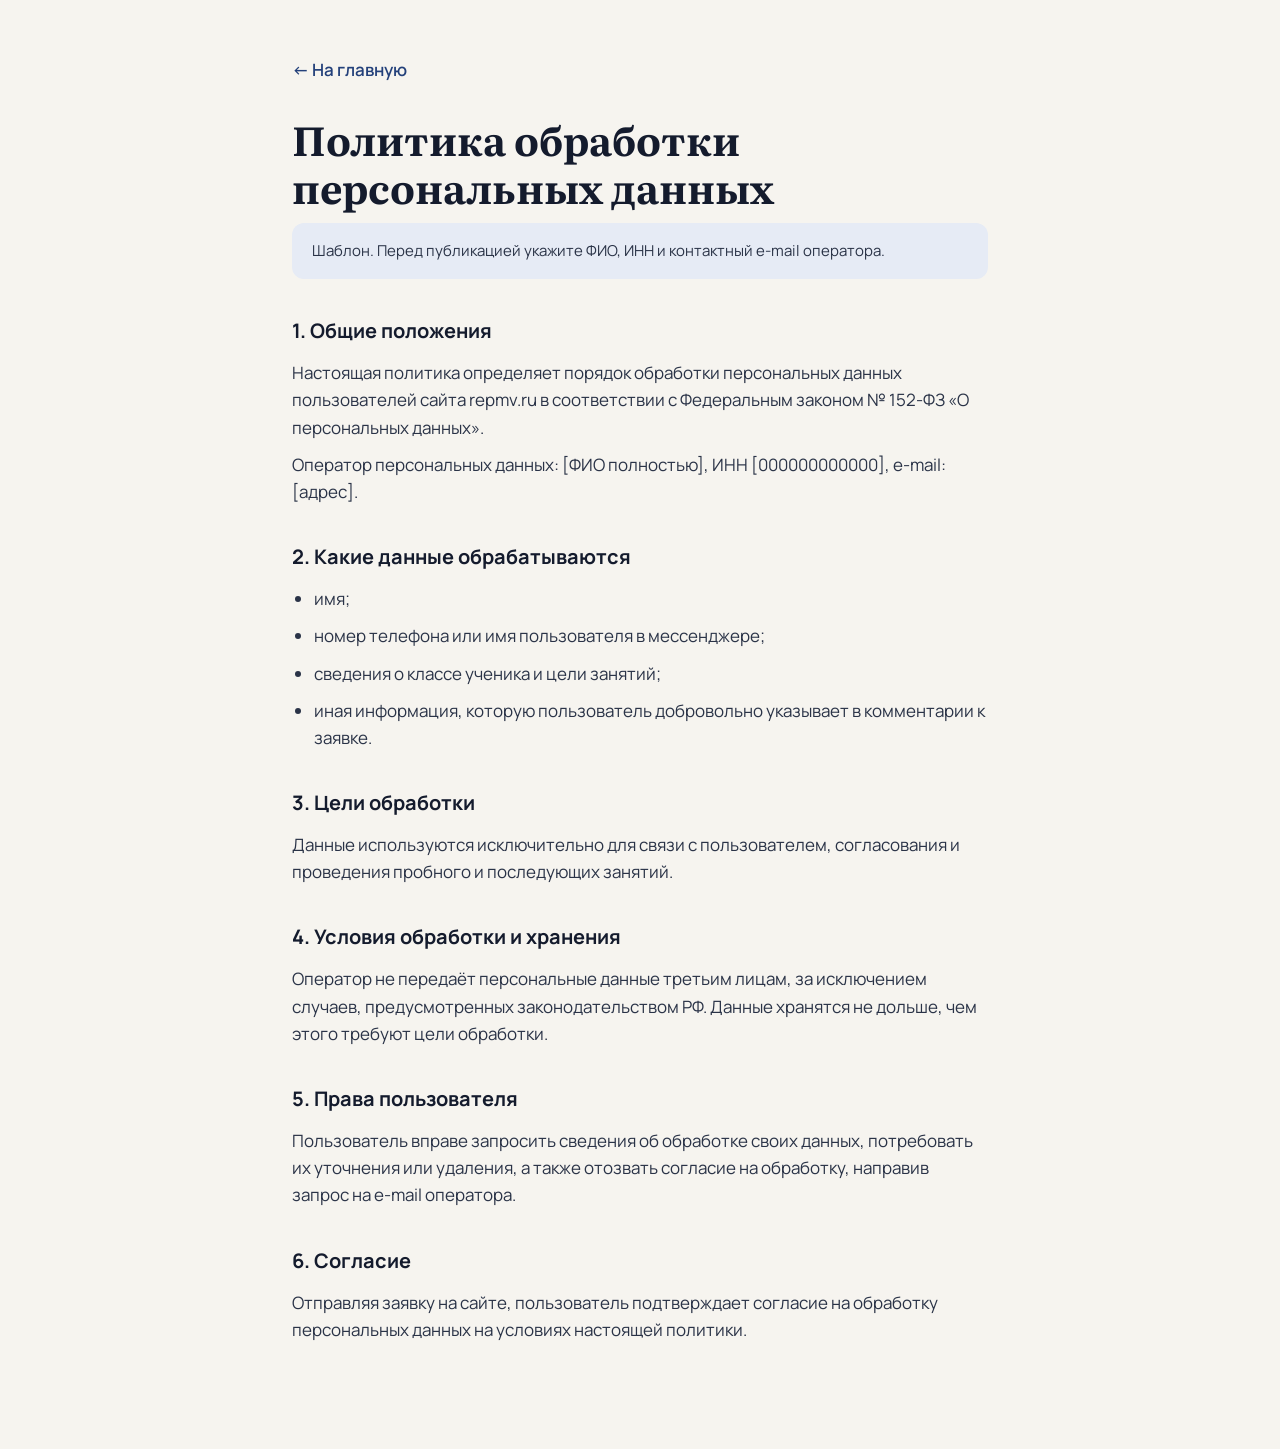
<file: privacy.html>
<!doctype html>
<html lang="ru">
<head>
  <meta charset="utf-8">
  <meta name="viewport" content="width=device-width, initial-scale=1">
  <title>Политика конфиденциальности — Маргарита Владимировна</title>
  <meta name="robots" content="noindex">
  <link rel="icon" href="favicon.svg" type="image/svg+xml">
  <link rel="preconnect" href="https://fonts.googleapis.com">
  <link rel="preconnect" href="https://fonts.gstatic.com" crossorigin>
  <link href="https://fonts.googleapis.com/css2?family=Literata:opsz,wght@7..72,600&family=Manrope:wght@400;600;700&display=swap" rel="stylesheet">
  <link rel="stylesheet" href="styles.css">
  <style>
    .legal { max-width: 760px; padding-block: 56px 96px; }
    .legal h1 { font-family: var(--font-serif); font-size: clamp(30px, 4vw, 40px); line-height: 1.2; margin-bottom: 12px; }
    .legal h2 { font-size: 20px; margin: 36px 0 12px; }
    .legal p, .legal li { color: var(--ink-2); margin-bottom: 10px; }
    .legal ul { list-style: disc; padding-left: 22px; }
    .legal__back { display: inline-flex; margin-bottom: 32px; color: var(--accent); font-weight: 600; text-decoration: none; }
    .legal__note { padding: 16px 20px; background: var(--accent-soft); border-radius: 12px; font-size: 15px; }
  </style>
</head>
<body>
  <main class="container legal">
    <a class="legal__back" href="./">← На главную</a>
    <h1>Политика обработки персональных данных</h1>
    <!-- TODO: заполнить ФИО, ИНН и e-mail оператора -->
    <p class="legal__note">Шаблон. Перед публикацией укажите ФИО, ИНН и контактный e-mail оператора.</p>

    <h2>1. Общие положения</h2>
    <p>Настоящая политика определяет порядок обработки персональных данных пользователей сайта repmv.ru в соответствии с Федеральным законом № 152-ФЗ «О персональных данных».</p>
    <p>Оператор персональных данных: [ФИО полностью], ИНН [000000000000], e-mail: [адрес].</p>

    <h2>2. Какие данные обрабатываются</h2>
    <ul>
      <li>имя;</li>
      <li>номер телефона или имя пользователя в мессенджере;</li>
      <li>сведения о классе ученика и цели занятий;</li>
      <li>иная информация, которую пользователь добровольно указывает в комментарии к заявке.</li>
    </ul>

    <h2>3. Цели обработки</h2>
    <p>Данные используются исключительно для связи с пользователем, согласования и проведения пробного и последующих занятий.</p>

    <h2>4. Условия обработки и хранения</h2>
    <p>Оператор не передаёт персональные данные третьим лицам, за исключением случаев, предусмотренных законодательством РФ. Данные хранятся не дольше, чем этого требуют цели обработки.</p>

    <h2>5. Права пользователя</h2>
    <p>Пользователь вправе запросить сведения об обработке своих данных, потребовать их уточнения или удаления, а также отозвать согласие на обработку, направив запрос на e-mail оператора.</p>

    <h2>6. Согласие</h2>
    <p>Отправляя заявку на сайте, пользователь подтверждает согласие на обработку персональных данных на условиях настоящей политики.</p>
  </main>
</body>
</html>
</file>
<file: assets/css/style.css>
/* ==========================================================================
   Шрифты (self-host, OFL): Golos Text — текст, Source Serif 4 — заголовки
   ========================================================================== */
@font-face {
  font-family: "Golos Text";
  font-style: normal;
  font-weight: 400 700;
  font-display: swap;
  src: url("../fonts/golos-cyr.woff2") format("woff2");
  unicode-range: U+0301, U+0400-045F, U+0490-0491, U+04B0-04B1, U+2116;
}
@font-face {
  font-family: "Golos Text";
  font-style: normal;
  font-weight: 400 700;
  font-display: swap;
  src: url("../fonts/golos-lat.woff2") format("woff2");
  unicode-range: U+0000-00FF, U+0131, U+0152-0153, U+02BB-02BC, U+02C6, U+02DA, U+02DC, U+0304, U+0308, U+0329, U+2000-206F, U+20AC, U+2122, U+2191, U+2193, U+2212, U+2215, U+FEFF, U+FFFD;
}
@font-face {
  font-family: "Golos Text";
  font-style: normal;
  font-weight: 400 700;
  font-display: swap;
  src: url("../fonts/golos-rub.woff2") format("woff2");
  unicode-range: U+20BD;
}
@font-face {
  font-family: "Source Serif 4";
  font-style: normal;
  font-weight: 400 700;
  font-display: swap;
  src: url("../fonts/serif-rub.woff2") format("woff2");
  unicode-range: U+20BD;
}
@font-face {
  font-family: "Source Serif 4";
  font-style: normal;
  font-weight: 400 700;
  font-display: swap;
  src: url("../fonts/serif-cyr.woff2") format("woff2");
  unicode-range: U+0301, U+0400-045F, U+0490-0491, U+04B0-04B1, U+2116;
}
@font-face {
  font-family: "Source Serif 4";
  font-style: normal;
  font-weight: 400 700;
  font-display: swap;
  src: url("../fonts/serif-lat.woff2") format("woff2");
  unicode-range: U+0000-00FF, U+0131, U+0152-0153, U+02BB-02BC, U+02C6, U+02DA, U+02DC, U+0304, U+0308, U+0329, U+2000-206F, U+20AC, U+2122, U+2191, U+2193, U+2212, U+2215, U+FEFF, U+FFFD;
}
@font-face {
  font-family: "Source Serif 4";
  font-style: italic;
  font-weight: 400 600;
  font-display: swap;
  src: url("../fonts/serif-italic-cyr.woff2") format("woff2");
  unicode-range: U+0301, U+0400-045F, U+0490-0491, U+04B0-04B1, U+2116;
}
@font-face {
  font-family: "Source Serif 4";
  font-style: italic;
  font-weight: 400 600;
  font-display: swap;
  src: url("../fonts/serif-italic-lat.woff2") format("woff2");
  unicode-range: U+0000-00FF, U+0131, U+0152-0153, U+02BB-02BC, U+02C6, U+02DA, U+02DC, U+0304, U+0308, U+0329, U+2000-206F, U+20AC, U+2122, U+2191, U+2193, U+2212, U+2215, U+FEFF, U+FFFD;
}

/* ==========================================================================
   Токены
   ========================================================================== */
:root {
  --paper: #f5f1e8;
  --surface: #fffcf6;
  --ink: #18233a;
  --ink-soft: #3a4558;
  --muted: #687082;
  --line: #e2dbcc;

  --accent: #2b6b62;
  --accent-strong: #1f544c;
  --accent-soft: #e0ece8;
  --warm: #c98a4b;

  --night: #152034;
  --night-2: #1c2940;
  --night-line: rgba(239, 233, 220, 0.14);
  --on-night: #efe9dc;
  --on-night-muted: #a7afbe;

  --font-text: "Golos Text", system-ui, -apple-system, "Segoe UI", Roboto, sans-serif;
  --font-head: "Source Serif 4", Georgia, "Times New Roman", serif;

  --radius: 14px;
  --radius-sm: 10px;
  --gutter: 20px;
  --container: 1160px;
  --header-h: 68px;
  --section-y: clamp(72px, 9vw, 128px);
  --shadow: 0 1px 2px rgba(24, 35, 58, 0.04), 0 8px 24px rgba(24, 35, 58, 0.06);
}

@media (min-width: 768px) {
  :root { --gutter: 32px; --header-h: 76px; }
}

/* ==========================================================================
   База
   ========================================================================== */
*, *::before, *::after { box-sizing: border-box; }

html {
  -webkit-text-size-adjust: 100%;
  scroll-behavior: smooth;
  scroll-padding-top: calc(var(--header-h) + 12px);
}

body {
  margin: 0;
  background: var(--paper);
  color: var(--ink);
  font-family: var(--font-text);
  font-size: 17px;
  line-height: 1.6;
  text-rendering: optimizeLegibility;
  -webkit-font-smoothing: antialiased;
  overflow-x: hidden;
}

h1, h2, h3, p, ul, ol, dl, dd, figure, blockquote { margin: 0; }
ul, ol { padding: 0; list-style: none; }
img { display: block; max-width: 100%; height: auto; }
a { color: inherit; }
button { font: inherit; color: inherit; }

:focus-visible {
  outline: 2px solid var(--accent);
  outline-offset: 3px;
  border-radius: 4px;
}

.nowrap { white-space: nowrap; }

.skip-link {
  position: absolute;
  left: 12px;
  top: -60px;
  z-index: 100;
  padding: 10px 16px;
  background: var(--ink);
  color: var(--surface);
  border-radius: var(--radius-sm);
  text-decoration: none;
}
.skip-link:focus { top: 12px; }

.container {
  width: 100%;
  max-width: calc(var(--container) + var(--gutter) * 2);
  margin-inline: auto;
  padding-inline: var(--gutter);
}

/* ==========================================================================
   Типографика и общие элементы
   ========================================================================== */
.eyebrow {
  display: inline-flex;
  align-items: center;
  gap: 10px;
  margin-bottom: 16px;
  color: var(--accent);
  font-size: 13px;
  font-weight: 600;
  letter-spacing: 0.08em;
  text-transform: uppercase;
}
.eyebrow::before {
  content: "";
  width: 24px;
  height: 1px;
  background: currentColor;
}
.eyebrow--night { color: var(--warm); }

.section-title {
  font-family: var(--font-head);
  font-weight: 600;
  font-size: clamp(30px, 3.6vw, 46px);
  line-height: 1.12;
  letter-spacing: -0.015em;
  text-wrap: balance;
}

.section-lead {
  margin-top: 16px;
  max-width: 620px;
  color: var(--ink-soft);
  font-size: clamp(17px, 1.4vw, 19px);
}

.section {
  padding-block: var(--section-y);
}
.section--surface { background: var(--surface); }
.section--night {
  background: var(--night);
  color: var(--on-night);
}
.section--night .section-lead { color: var(--on-night-muted); }

.section-head { margin-bottom: clamp(40px, 5vw, 64px); max-width: 760px; }
.section-head--center { margin-inline: auto; text-align: center; }
.section-head--center .eyebrow::after {
  content: "";
  width: 24px;
  height: 1px;
  background: currentColor;
}

.btn {
  display: inline-flex;
  align-items: center;
  justify-content: center;
  gap: 8px;
  min-height: 48px;
  padding: 12px 22px;
  border: 1px solid transparent;
  border-radius: var(--radius-sm);
  font-weight: 600;
  font-size: 16px;
  line-height: 1.2;
  text-align: center;
  text-decoration: none;
  cursor: pointer;
  transition: background-color .2s, transform .2s, box-shadow .2s;
}
.btn--primary {
  background: var(--accent);
  color: #fff;
  box-shadow: 0 6px 18px rgba(43, 107, 98, 0.25);
}
.btn--primary:hover { background: var(--accent-strong); transform: translateY(-1px); }
.btn--sm { min-height: 44px; padding: 10px 18px; font-size: 15px; }
.btn--lg { min-height: 56px; padding: 16px 28px; font-size: 17px; }

.link-arrow {
  display: inline-flex;
  align-items: center;
  gap: 8px;
  min-height: 44px;
  color: var(--ink);
  font-weight: 600;
  text-decoration: none;
  border-bottom: 1px solid transparent;
}
.link-arrow::after { content: "→"; transition: transform .2s; }
.link-arrow:hover::after { transform: translateX(4px); }

/* Заглушки изображений: правильные пропорции до появления реальных фото */
.placeholder {
  position: relative;
  width: 100%;
  overflow: hidden;
  border-radius: var(--radius);
  background:
    repeating-linear-gradient(135deg, rgba(24, 35, 58, 0.035) 0 1px, transparent 1px 14px),
    linear-gradient(160deg, #ece5d6, #e3dac8);
  border: 1px dashed rgba(24, 35, 58, 0.22);
}
.placeholder__label {
  position: absolute;
  left: 16px;
  bottom: 16px;
  right: 16px;
  color: var(--muted);
  font-size: 13px;
  line-height: 1.4;
}
.placeholder--portrait { aspect-ratio: 4 / 5; }
.placeholder--screenshot { aspect-ratio: 9 / 19.5; }

/* ==========================================================================
   Шапка
   ========================================================================== */
.site-header {
  position: sticky;
  top: 0;
  z-index: 50;
  height: var(--header-h);
  background: rgba(245, 241, 232, 0.86);
  backdrop-filter: saturate(1.4) blur(12px);
  -webkit-backdrop-filter: saturate(1.4) blur(12px);
  border-bottom: 1px solid transparent;
  transition: border-color .2s, background-color .2s;
}
.site-header.is-scrolled { border-bottom-color: var(--line); }

.site-header__inner {
  display: flex;
  align-items: center;
  gap: 24px;
  height: 100%;
}

.brand {
  display: flex;
  align-items: center;
  gap: 12px;
  margin-right: auto;
  text-decoration: none;
  min-width: 0;
}
.brand__mark {
  display: grid;
  place-items: center;
  flex: none;
  width: 40px;
  height: 40px;
  border-radius: 10px;
  background: var(--ink);
  color: var(--paper);
  font-family: var(--font-head);
  font-size: 22px;
  font-weight: 600;
}
.brand__text { display: flex; flex-direction: column; min-width: 0; }
.brand__name {
  font-family: var(--font-head);
  font-weight: 600;
  font-size: 18px;
  line-height: 1.2;
  white-space: nowrap;
  overflow: hidden;
  text-overflow: ellipsis;
}
.brand__role { color: var(--muted); font-size: 13px; line-height: 1.3; }

.nav { display: flex; align-items: center; gap: 4px; }
.nav a:not(.btn) {
  padding: 8px 12px;
  border-radius: 8px;
  color: var(--ink-soft);
  font-size: 15px;
  font-weight: 500;
  text-decoration: none;
  transition: color .2s, background-color .2s;
}
.nav a:not(.btn):hover { color: var(--ink); background: rgba(24, 35, 58, 0.05); }
.nav__cta-mobile { display: none; }

.nav-toggle {
  display: none;
  flex-direction: column;
  justify-content: center;
  gap: 5px;
  width: 44px;
  height: 44px;
  padding: 0 11px;
  border: 1px solid var(--line);
  border-radius: var(--radius-sm);
  background: var(--surface);
  cursor: pointer;
}
.nav-toggle span {
  display: block;
  height: 2px;
  border-radius: 2px;
  background: var(--ink);
  transition: transform .25s, opacity .2s;
}
.nav-toggle[aria-expanded="true"] span:nth-child(1) { transform: translateY(7px) rotate(45deg); }
.nav-toggle[aria-expanded="true"] span:nth-child(2) { opacity: 0; }
.nav-toggle[aria-expanded="true"] span:nth-child(3) { transform: translateY(-7px) rotate(-45deg); }

@media (max-width: 1099px) {
  .nav-toggle { display: flex; }
  .nav {
    position: fixed;
    inset: var(--header-h) 0 auto 0;
    flex-direction: column;
    align-items: stretch;
    gap: 2px;
    padding: 12px var(--gutter) 24px;
    background: var(--surface);
    border-bottom: 1px solid var(--line);
    box-shadow: 0 18px 30px rgba(24, 35, 58, 0.1);
    opacity: 0;
    visibility: hidden;
    transform: translateY(-8px);
    transition: opacity .2s, transform .2s, visibility .2s;
  }
  .nav.is-open { opacity: 1; visibility: visible; transform: none; }
  .nav a:not(.btn) { padding: 12px 8px; font-size: 17px; border-bottom: 1px solid var(--line); border-radius: 0; }
  .nav__cta-mobile { display: inline-flex; margin-top: 16px; }
}
@media (max-width: 599px) {
  .site-header__cta { display: none; }
  .brand__name { font-size: 16px; }
  .brand__role { font-size: 12px; }
  .brand__mark { width: 36px; height: 36px; font-size: 20px; }
}

/* ==========================================================================
   Hero
   ========================================================================== */
.hero {
  position: relative;
  display: flex;
  flex-direction: column;
}

.hero__inner { position: relative; z-index: 1; }

.hero__content {
  max-width: 600px;
  padding-block: 40px 56px;
}

.hero__title {
  font-family: var(--font-head);
  font-weight: 600;
  font-size: clamp(34px, 5vw, 60px);
  line-height: 1.06;
  letter-spacing: -0.02em;
  text-wrap: balance;
}
.hero__title em {
  font-style: italic;
  font-weight: 500;
  color: var(--accent);
}

.hero__lead {
  margin-top: 22px;
  color: var(--ink-soft);
  font-size: clamp(17px, 1.5vw, 19px);
  max-width: 540px;
}
.hero__lead strong { color: var(--accent); font-weight: 500; }

.hero__actions {
  display: flex;
  flex-wrap: wrap;
  align-items: center;
  gap: 12px 24px;
  margin-top: 32px;
}

.hero__media { order: 2; padding: 0 var(--gutter) 8px; }
.placeholder--hero {
  aspect-ratio: 4 / 5;
  background:
    radial-gradient(60% 55% at 72% 58%, rgba(232, 177, 112, 0.55), transparent 70%),
    radial-gradient(45% 50% at 18% 22%, rgba(120, 146, 186, 0.35), transparent 70%),
    repeating-linear-gradient(135deg, rgba(24, 35, 58, 0.03) 0 1px, transparent 1px 14px),
    linear-gradient(160deg, #e6dfd1, #d9cfbd);
}
.hero__media img { width: 100%; height: 100%; object-fit: cover; border-radius: var(--radius); }

@media (max-width: 899px) {
  .hero__inner { order: 1; }
  .hero__content { padding-block: 32px 40px; }
}

@media (min-width: 900px) {
  .hero {
    min-height: min(calc(100vh - var(--header-h)), 860px);
    min-height: min(calc(100svh - var(--header-h)), 860px);
    justify-content: center;
  }
  .hero__media {
    position: absolute;
    inset: 0;
    padding: 0;
  }
  .hero__media::after {
    /* Скрим под текстом: читаемость поверх фото */
    content: "";
    position: absolute;
    inset: 0;
    background: linear-gradient(90deg, var(--paper) 0%, rgba(245, 241, 232, 0.94) 34%, rgba(245, 241, 232, 0.55) 52%, rgba(245, 241, 232, 0) 70%);
    pointer-events: none;
  }
  .hero__media img,
  .placeholder--hero {
    height: 100%;
    aspect-ratio: auto;
    border-radius: 0;
    border: 0;
    object-position: 70% center;
  }
  .placeholder--hero .placeholder__label { left: auto; right: var(--gutter); text-align: right; max-width: 280px; }
  .hero__content { padding-block: 64px 72px; }
}

/* ==========================================================================
   Знакомо?
   ========================================================================== */
.pains {
  display: grid;
  gap: 16px;
  grid-template-columns: 1fr;
}
@media (min-width: 640px) { .pains { grid-template-columns: repeat(2, 1fr); } }
@media (min-width: 1100px) { .pains { grid-template-columns: repeat(4, 1fr); } }

.pain {
  display: flex;
  flex-direction: column;
  gap: 18px;
  padding: 24px;
  border: 1px solid var(--night-line);
  border-radius: var(--radius);
  background: linear-gradient(180deg, var(--night-2), rgba(28, 41, 64, 0.4));
}
.pain__meta {
  display: flex;
  align-items: center;
  justify-content: space-between;
  gap: 12px;
  color: var(--on-night-muted);
  font-size: 13px;
  letter-spacing: 0.04em;
}
.pain__num { font-variant-numeric: tabular-nums; color: var(--warm); font-weight: 600; }
.pain__who {
  padding: 3px 10px;
  border: 1px solid var(--night-line);
  border-radius: 999px;
}
.pain__quote {
  position: relative;
  font-family: var(--font-head);
  font-style: italic;
  font-size: 21px;
  line-height: 1.38;
  color: var(--on-night);
}
.pain__quote::before {
  content: "«";
  margin-right: 1px;
  color: var(--warm);
}
.pain__quote::after {
  content: "»";
  color: var(--warm);
}

.pains__bridge {
  margin-top: 48px;
  text-align: center;
  font-family: var(--font-head);
  font-size: clamp(20px, 2.2vw, 26px);
  color: var(--on-night);
  text-wrap: balance;
}
.pains__bridge a {
  color: var(--warm);
  text-decoration: underline;
  text-underline-offset: 6px;
  text-decoration-thickness: 1px;
  white-space: nowrap;
}
.pains__bridge a::after { content: " ↓"; }

/* ==========================================================================
   Как это решается
   ========================================================================== */
.split { display: grid; gap: 40px; }
@media (min-width: 1000px) {
  .split { grid-template-columns: 4fr 7fr; gap: 72px; }
  .split__sticky { position: sticky; top: calc(var(--header-h) + 40px); }
}
.split__sticky .btn { margin-top: 28px; }
.split__sticky .section-title { font-size: clamp(30px, 3.2vw, 40px); }

.solutions { counter-reset: none; }
.solution {
  display: grid;
  grid-template-columns: 56px 1fr;
  gap: 4px 20px;
  padding-block: 28px;
  border-top: 1px solid var(--line);
}
.solution:last-child { border-bottom: 1px solid var(--line); }
.solution__num {
  font-family: var(--font-head);
  font-size: 30px;
  font-weight: 600;
  line-height: 1;
  color: var(--accent);
  font-variant-numeric: tabular-nums;
}
.solution__from {
  margin-bottom: 6px;
  color: var(--muted);
  font-size: 14px;
  text-decoration: line-through;
  text-decoration-color: rgba(201, 138, 75, 0.7);
  text-decoration-thickness: 1.5px;
}
.solution__title {
  margin-bottom: 8px;
  font-family: var(--font-head);
  font-size: clamp(21px, 2vw, 25px);
  font-weight: 600;
  line-height: 1.25;
}
.solution p:last-child { color: var(--ink-soft); }

@media (max-width: 599px) {
  .solution { grid-template-columns: 1fr; }
  .solution__num { font-size: 24px; margin-bottom: 8px; }
}

/* ==========================================================================
   Обо мне
   ========================================================================== */
.about { display: grid; gap: 40px; align-items: center; }
@media (min-width: 900px) { .about { grid-template-columns: 5fr 7fr; gap: 72px; } }
.about__photo { max-width: 480px; width: 100%; }
.about__photo img { border-radius: var(--radius); aspect-ratio: 4 / 5; object-fit: cover; }

.facts {
  display: grid;
  grid-template-columns: repeat(2, 1fr);
  gap: 1px;
  margin-block: 32px;
  border: 1px solid var(--line);
  border-radius: var(--radius);
  background: var(--line);
  overflow: hidden;
}
.fact { padding: 18px 20px; background: var(--surface); }
.fact dt {
  font-family: var(--font-head);
  font-weight: 600;
  font-size: clamp(20px, 2.2vw, 26px);
  line-height: 1.2;
  color: var(--accent);
  overflow-wrap: anywhere;
}
.fact dd { color: var(--ink-soft); font-size: 15px; }

.prose { display: grid; gap: 14px; color: var(--ink-soft); max-width: 620px; }

/* ==========================================================================
   Как проходит работа
   ========================================================================== */
.steps {
  display: grid;
  gap: 16px;
  grid-template-columns: 1fr;
}
@media (min-width: 640px) { .steps { grid-template-columns: repeat(2, 1fr); } }
@media (min-width: 1000px) { .steps { grid-template-columns: repeat(5, 1fr); } }

.step {
  position: relative;
  padding: 24px 22px;
  border: 1px solid var(--line);
  border-radius: var(--radius);
  background: var(--surface);
}
.step__num {
  display: grid;
  place-items: center;
  width: 40px;
  height: 40px;
  margin-bottom: 18px;
  border-radius: 50%;
  border: 1px solid var(--line);
  font-family: var(--font-head);
  font-weight: 600;
  font-size: 18px;
}
.step__title { margin-bottom: 8px; font-size: 18px; font-weight: 700; line-height: 1.3; }
.step p { color: var(--ink-soft); font-size: 15px; }
.step--accent { border-color: var(--accent); background: var(--accent-soft); }
.step--accent .step__num { background: var(--accent); border-color: var(--accent); color: #fff; }

.terms {
  display: grid;
  gap: 20px;
  margin-top: 32px;
  padding: 28px;
  border-radius: var(--radius);
  background: var(--ink);
  color: var(--on-night);
}
@media (min-width: 900px) { .terms { grid-template-columns: 1fr 3fr; align-items: center; padding: 32px 40px; } }
.terms__title { font-family: var(--font-head); font-size: 26px; font-weight: 600; line-height: 1.2; }
.terms__list { display: grid; gap: 12px 32px; }
@media (min-width: 640px) { .terms__list { grid-template-columns: repeat(2, 1fr); } }
.terms__list li { position: relative; padding-left: 28px; color: var(--on-night); }
.terms__list li::before {
  content: "";
  position: absolute;
  left: 2px;
  top: 0.45em;
  width: 12px;
  height: 7px;
  border-left: 2px solid var(--warm);
  border-bottom: 2px solid var(--warm);
  transform: rotate(-45deg);
}

/* ==========================================================================
   Отзывы
   ========================================================================== */
.reviews {
  display: grid;
  gap: 16px;
  grid-template-columns: 1fr;
}
@media (min-width: 640px) { .reviews { grid-template-columns: repeat(2, minmax(0, 1fr)); } }
@media (min-width: 1100px) { .reviews { grid-template-columns: repeat(4, minmax(0, 1fr)); } }

.review {
  display: flex;
  flex-direction: column;
  gap: 16px;
  padding: 24px;
  border: 1px solid var(--line);
  border-radius: var(--radius);
  background: var(--paper);
}
.review__badge {
  align-self: flex-start;
  padding: 6px 12px;
  border-radius: 999px;
  background: var(--accent-soft);
  color: var(--accent-strong);
  font-size: 14px;
  font-weight: 600;
}
.review__quote {
  flex: 1;
  font-family: var(--font-head);
  font-size: 19px;
  line-height: 1.45;
}
.review__author { color: var(--muted); font-size: 14px; }
.review__open {
  align-self: flex-start;
  white-space: nowrap;
  display: inline-flex;
  align-items: center;
  justify-content: center;
  gap: 8px;
  min-height: 44px;
  padding: 10px 14px;
  border: 1px solid var(--line);
  border-radius: var(--radius-sm);
  background: var(--surface);
  font-size: 14px;
  font-weight: 600;
  cursor: pointer;
  transition: border-color .2s, background-color .2s;
}
.review__open::before {
  content: "";
  width: 14px;
  height: 18px;
  border: 1.5px solid currentColor;
  border-radius: 3px;
}
.review__open:hover { border-color: var(--accent); background: var(--accent-soft); }

.review-dialog {
  width: min(420px, calc(100vw - 32px));
  max-height: calc(100vh - 32px);
  padding: 0;
  border: 0;
  border-radius: var(--radius);
  background: var(--surface);
  color: var(--ink);
  box-shadow: 0 24px 60px rgba(0, 0, 0, 0.35);
  overflow: auto;
}
.review-dialog::backdrop { background: rgba(21, 32, 52, 0.72); backdrop-filter: blur(4px); }
.review-dialog__figure { padding: 16px; }
.review-dialog__media img { width: 100%; border-radius: var(--radius-sm); }
.review-dialog__media .placeholder { max-height: calc(100vh - 140px); margin-inline: auto; width: auto; }
.review-dialog__caption { margin-top: 12px; color: var(--muted); font-size: 14px; text-align: center; }
.review-dialog__close {
  position: sticky;
  top: 8px;
  float: right;
  z-index: 1;
  width: 44px;
  height: 44px;
  margin: 8px 8px -52px 0;
  border: 0;
  border-radius: 50%;
  background: rgba(24, 35, 58, 0.75);
  color: #fff;
  font-size: 26px;
  line-height: 1;
  cursor: pointer;
}

/* ==========================================================================
   Цены
   ========================================================================== */
.prices {
  display: grid;
  gap: 16px;
  grid-template-columns: 1fr;
}
@media (min-width: 640px) { .prices { grid-template-columns: repeat(2, 1fr); } }
@media (min-width: 1100px) { .prices { grid-template-columns: repeat(4, 1fr); } }

.price {
  display: flex;
  flex-direction: column;
  padding: 26px 24px;
  border: 1px solid var(--line);
  border-radius: var(--radius);
  background: var(--surface);
}
.price__grade { color: var(--accent); font-size: 14px; font-weight: 600; letter-spacing: 0.02em; }
.price__title {
  margin-top: 6px;
  font-family: var(--font-head);
  font-size: 23px;
  font-weight: 600;
  line-height: 1.2;
}
.price__goal { flex: 1; margin-top: 10px; color: var(--ink-soft); font-size: 15px; }
.price__cost {
  display: flex;
  align-items: baseline;
  justify-content: space-between;
  gap: 8px;
  margin-top: 24px;
  padding-top: 18px;
  border-top: 1px solid var(--line);
}
.price__value { font-family: var(--font-head); font-size: 30px; font-weight: 600; line-height: 1; }
.price__unit { color: var(--muted); font-size: 14px; white-space: nowrap; }

.trial-banner {
  display: flex;
  flex-wrap: wrap;
  align-items: center;
  justify-content: space-between;
  gap: 20px 32px;
  margin-top: 24px;
  padding: 28px;
  border-radius: var(--radius);
  background: var(--accent-soft);
  border: 1px solid rgba(43, 107, 98, 0.25);
}
.trial-banner__title { font-family: var(--font-head); font-size: 24px; font-weight: 600; line-height: 1.25; }
.trial-banner__text { margin-top: 4px; color: var(--ink-soft); }

/* ==========================================================================
   FAQ
   ========================================================================== */
.faq-wrap { display: grid; gap: 0; }
@media (min-width: 1000px) {
  .faq-wrap { grid-template-columns: 4fr 7fr; gap: 72px; align-items: start; }
}
.faq { border-top: 1px solid var(--line); }
.faq__item { border-bottom: 1px solid var(--line); }
.faq__item summary {
  position: relative;
  display: block;
  padding: 22px 48px 22px 0;
  font-size: 18px;
  font-weight: 600;
  line-height: 1.4;
  cursor: pointer;
  list-style: none;
}
.faq__item summary::-webkit-details-marker { display: none; }
.faq__item summary::after {
  content: "";
  position: absolute;
  right: 6px;
  top: 50%;
  width: 10px;
  height: 10px;
  margin-top: -7px;
  border-right: 2px solid var(--accent);
  border-bottom: 2px solid var(--accent);
  transform: rotate(45deg);
  transition: transform .2s;
}
.faq__item[open] summary::after { transform: rotate(-135deg); margin-top: -2px; }
.faq__item summary:hover { color: var(--accent-strong); }
.faq__answer { padding-bottom: 24px; color: var(--ink-soft); max-width: 680px; }

/* ==========================================================================
   Контакты
   ========================================================================== */
.contacts__inner { display: grid; gap: 40px; align-items: center; }
@media (min-width: 1000px) { .contacts__inner { grid-template-columns: 6fr 5fr; gap: 72px; } }

.contact-list { display: grid; gap: 12px; }
.contact {
  display: flex;
  align-items: center;
  gap: 16px;
  min-height: 72px;
  padding: 14px 20px;
  border: 1px solid var(--night-line);
  border-radius: var(--radius);
  background: var(--night-2);
  color: var(--on-night);
  text-decoration: none;
  transition: border-color .2s, transform .2s, background-color .2s;
}
.contact:hover { border-color: var(--warm); transform: translateY(-1px); }
.contact__icon { flex: none; width: 28px; height: 28px; fill: var(--warm); }
.contact__body { display: flex; flex-direction: column; min-width: 0; }
.contact__label { color: var(--on-night-muted); font-size: 13px; }
.contact__value { font-size: 18px; font-weight: 600; overflow-wrap: anywhere; }

/* ==========================================================================
   Подвал
   ========================================================================== */
.site-footer {
  padding-block: 28px;
  background: var(--night);
  border-top: 1px solid var(--night-line);
  color: var(--on-night-muted);
  font-size: 14px;
}
.site-footer__inner { display: flex; flex-wrap: wrap; justify-content: space-between; gap: 8px 24px; }

/* ==========================================================================
   Появление при скролле (только с JS и без reduced motion)
   ========================================================================== */
@media (prefers-reduced-motion: no-preference) {
  .js [data-reveal] {
    opacity: 0;
    transform: translateY(16px);
    transition: opacity .6s ease, transform .6s ease;
  }
  .js [data-reveal].is-visible { opacity: 1; transform: none; }
}
@media (prefers-reduced-motion: reduce) {
  html { scroll-behavior: auto; }
  *, *::before, *::after { transition: none !important; }
}
</file>
<file: styles.css>
/* ==========================================================
   Маргарита Владимировна — репетитор по математике
   ========================================================== */

:root {
  --bg: #F6F4EF;
  --bg-alt: #EEEBE3;
  --surface: #FFFFFF;
  --ink: #141B2D;
  --ink-2: #2A3347;
  --muted: #5E6677;
  --line: #E1DDD3;
  --grid: rgba(20, 27, 45, 0.045);

  --accent: #23407A;
  --accent-hover: #1A3263;
  --accent-soft: #E6EBF5;
  --accent-ink: #3A5A9B;
  --warm: #B08A4A;

  --ok: #2F6B4F;
  --ok-soft: #E5F0EA;
  --no: #8A4A45;
  --no-soft: #F4E9E6;

  --dark: #131A2B;
  --dark-2: #1C2438;
  --dark-line: rgba(255, 255, 255, 0.1);

  --radius-sm: 10px;
  --radius: 16px;
  --radius-lg: 24px;
  --shadow-sm: 0 1px 2px rgba(20, 27, 45, 0.05), 0 2px 8px rgba(20, 27, 45, 0.04);
  --shadow: 0 2px 4px rgba(20, 27, 45, 0.04), 0 12px 32px rgba(20, 27, 45, 0.08);

  --font-sans: "Manrope", system-ui, -apple-system, "Segoe UI", sans-serif;
  --font-serif: "Literata", Georgia, "Times New Roman", serif;

  --container: 1180px;
  --gutter: clamp(16px, 4vw, 32px);
  --section-y: clamp(72px, 10vw, 128px);
  --header-h: 72px;
}

*,
*::before,
*::after { box-sizing: border-box; }

html {
  scroll-behavior: smooth;
  scroll-padding-top: calc(var(--header-h) + 16px);
  -webkit-text-size-adjust: 100%;
}

body {
  margin: 0;
  font-family: var(--font-sans);
  font-size: 17px;
  line-height: 1.6;
  color: var(--ink);
  background: var(--bg);
  -webkit-font-smoothing: antialiased;
  text-rendering: optimizeLegibility;
  overflow-x: hidden;
}

h1, h2, h3, p, ul, ol, figure, blockquote { margin: 0; }
ul, ol { padding: 0; list-style: none; }
img { max-width: 100%; display: block; }
a { color: inherit; }
svg { flex-shrink: 0; }

:focus-visible {
  outline: 2px solid var(--accent);
  outline-offset: 3px;
  border-radius: 6px;
}

.container {
  width: 100%;
  max-width: calc(var(--container) + var(--gutter) * 2);
  margin-inline: auto;
  padding-inline: var(--gutter);
}

.skip-link {
  position: absolute;
  left: 16px;
  top: -100px;
  z-index: 100;
  padding: 10px 16px;
  background: var(--ink);
  color: #fff;
  border-radius: var(--radius-sm);
  text-decoration: none;
}
.skip-link:focus { top: 16px; }

/* ---------- Типографика ---------- */

.eyebrow {
  display: inline-flex;
  align-items: center;
  gap: 10px;
  font-size: 13px;
  font-weight: 700;
  letter-spacing: 0.08em;
  text-transform: uppercase;
  color: var(--accent-ink);
  margin-bottom: 18px;
}
.eyebrow::before {
  content: "";
  width: 24px;
  height: 2px;
  background: currentColor;
  border-radius: 2px;
}
.eyebrow--light { color: #A9BCE4; }

.section__title {
  font-family: var(--font-serif);
  font-weight: 600;
  font-size: clamp(30px, 4.2vw, 46px);
  line-height: 1.15;
  letter-spacing: -0.015em;
  text-wrap: balance;
}

.section__lead {
  margin-top: 18px;
  font-size: clamp(17px, 1.6vw, 19px);
  color: var(--muted);
  max-width: 640px;
  text-wrap: pretty;
}

/* ---------- Кнопки ---------- */

.btn {
  --btn-h: 50px;
  display: inline-flex;
  align-items: center;
  justify-content: center;
  gap: 10px;
  min-height: var(--btn-h);
  padding: 0 24px;
  font: inherit;
  font-size: 16px;
  font-weight: 700;
  line-height: 1.2;
  text-align: center;
  text-decoration: none;
  border: 1.5px solid transparent;
  border-radius: 999px;
  cursor: pointer;
  transition: background-color .2s, color .2s, border-color .2s, transform .2s, box-shadow .2s;
  -webkit-tap-highlight-color: transparent;
}
.btn:active { transform: translateY(1px); }
.btn__icon { width: 18px; height: 18px; transition: transform .2s; }
.btn:hover .btn__icon { transform: translateX(3px); }

.btn--sm { --btn-h: 42px; padding: 0 18px; font-size: 15px; }
.btn--lg { --btn-h: 58px; padding: 0 30px; font-size: 17px; }
.btn--block { width: 100%; }

.btn--primary {
  background: var(--accent);
  color: #fff;
  box-shadow: 0 6px 18px rgba(35, 64, 122, 0.22);
}
.btn--primary:hover { background: var(--accent-hover); box-shadow: 0 8px 24px rgba(35, 64, 122, 0.3); }

.btn--ghost { color: var(--ink); border-color: var(--line); background: rgba(255,255,255,.5); }
.btn--ghost:hover { border-color: var(--ink); background: #fff; }

.btn--outline { color: var(--accent); border-color: rgba(35, 64, 122, .3); background: transparent; }
.btn--outline:hover { border-color: var(--accent); background: var(--accent-soft); }

.btn--light { background: #fff; color: var(--ink); }
.btn--light:hover { background: #E9EEF8; }

/* ---------- Шапка ---------- */

.header {
  position: sticky;
  top: 0;
  z-index: 50;
  height: var(--header-h);
  background: rgba(246, 244, 239, 0.82);
  -webkit-backdrop-filter: saturate(160%) blur(14px);
  backdrop-filter: saturate(160%) blur(14px);
  border-bottom: 1px solid transparent;
  transition: border-color .25s, box-shadow .25s;
}
.header.is-scrolled { border-color: var(--line); box-shadow: 0 4px 20px rgba(20,27,45,.04); }

.header__inner {
  height: 100%;
  display: flex;
  align-items: center;
  gap: 24px;
}

.brand {
  display: flex;
  align-items: center;
  gap: 12px;
  text-decoration: none;
  margin-right: auto;
  min-width: 0;
}
.brand__mark {
  display: grid;
  place-items: center;
  width: 42px;
  height: 42px;
  flex-shrink: 0;
  border-radius: 12px;
  background: var(--ink);
  color: #fff;
  font-family: var(--font-serif);
  font-weight: 600;
  font-size: 16px;
  letter-spacing: 0.02em;
}
.brand__text { display: flex; flex-direction: column; line-height: 1.2; min-width: 0; }
.brand__name { font-weight: 700; font-size: 16px; white-space: nowrap; overflow: hidden; text-overflow: ellipsis; }
.brand__role { font-size: 13px; color: var(--muted); }

.nav { display: flex; align-items: center; gap: 4px; }
.nav a:not(.btn) {
  padding: 8px 14px;
  font-size: 15px;
  font-weight: 600;
  color: var(--ink-2);
  text-decoration: none;
  border-radius: 999px;
  transition: background-color .2s, color .2s;
}
.nav a:not(.btn):hover { background: rgba(20,27,45,.06); color: var(--ink); }
.nav__cta { display: none; }
.header__cta { margin-left: 8px; }

.burger {
  display: none;
  width: 44px;
  height: 44px;
  padding: 0;
  border: 1px solid var(--line);
  border-radius: 12px;
  background: #fff;
  cursor: pointer;
  position: relative;
}
.burger span {
  position: absolute;
  left: 12px;
  right: 12px;
  height: 2px;
  background: var(--ink);
  border-radius: 2px;
  transition: transform .25s, top .25s;
}
.burger span:first-child { top: 17px; }
.burger span:last-child { top: 25px; }
.burger[aria-expanded="true"] span:first-child { top: 21px; transform: rotate(45deg); }
.burger[aria-expanded="true"] span:last-child { top: 21px; transform: rotate(-45deg); }

/* ---------- Hero ---------- */

.hero {
  position: relative;
  padding: clamp(40px, 7vw, 88px) 0 clamp(56px, 7vw, 88px);
  overflow: hidden;
}
/* Тетрадная клетка */
.hero::before {
  content: "";
  position: absolute;
  inset: 0;
  background-image:
    linear-gradient(var(--grid) 1px, transparent 1px),
    linear-gradient(90deg, var(--grid) 1px, transparent 1px);
  background-size: 28px 28px;
  -webkit-mask-image: radial-gradient(ellipse 80% 70% at 70% 40%, #000 30%, transparent 75%);
  mask-image: radial-gradient(ellipse 80% 70% at 70% 40%, #000 30%, transparent 75%);
  pointer-events: none;
}

.hero__grid {
  position: relative;
  display: grid;
  grid-template-columns: 1.15fr 0.85fr;
  align-items: center;
  gap: clamp(40px, 6vw, 80px);
}

.hero__title {
  position: relative;
  z-index: 0;
  font-family: var(--font-serif);
  font-weight: 600;
  font-size: clamp(38px, 5.6vw, 66px);
  line-height: 1.07;
  letter-spacing: -0.02em;
  text-wrap: balance;
}
.hero__title em {
  font-style: italic;
  font-weight: 500;
  color: var(--accent);
  position: relative;
  white-space: nowrap;
}
.hero__title em::after {
  content: "";
  position: absolute;
  left: 0;
  right: 0.1em;
  bottom: 0.04em;
  height: 0.12em;
  background: var(--warm);
  opacity: .45;
  border-radius: 4px;
  z-index: -1;
}

.hero__lead {
  margin-top: 24px;
  font-size: clamp(17px, 1.7vw, 20px);
  color: var(--muted);
  max-width: 580px;
  text-wrap: pretty;
}

.hero__actions {
  display: flex;
  flex-wrap: wrap;
  gap: 12px;
  margin-top: 36px;
}

.hero__note {
  display: flex;
  align-items: flex-start;
  gap: 10px;
  margin-top: 20px;
  font-size: 15px;
  color: var(--muted);
  max-width: 520px;
}
.hero__note svg { width: 20px; height: 20px; color: var(--ok); margin-top: 1px; }

.hero__visual { position: relative; max-width: 440px; justify-self: end; width: 100%; }

.float-card {
  position: absolute;
  display: flex;
  align-items: center;
  gap: 12px;
  padding: 14px 18px;
  background: rgba(255,255,255,.92);
  -webkit-backdrop-filter: blur(10px);
  backdrop-filter: blur(10px);
  border: 1px solid rgba(255,255,255,.8);
  border-radius: var(--radius);
  box-shadow: var(--shadow);
  font-size: 14px;
  line-height: 1.35;
}
.float-card--top { top: 28px; left: -40px; }
.float-card--bottom { bottom: 32px; right: -28px; max-width: 270px; }
.float-card__num {
  font-family: var(--font-serif);
  font-size: 40px;
  font-weight: 600;
  line-height: 1;
  color: var(--accent);
}
.float-card__text { color: var(--muted); }
.float-card__text strong { color: var(--ink); }
.float-card__icon {
  display: grid;
  place-items: center;
  width: 40px;
  height: 40px;
  border-radius: 12px;
  background: var(--accent-soft);
  color: var(--accent);
}
.float-card__icon svg { width: 22px; height: 22px; }

.facts {
  position: relative;
  display: grid;
  grid-template-columns: repeat(4, 1fr);
  margin-top: clamp(48px, 7vw, 80px);
  background: var(--surface);
  border: 1px solid var(--line);
  border-radius: var(--radius-lg);
  box-shadow: var(--shadow-sm);
}
.facts li {
  display: flex;
  flex-direction: column;
  gap: 2px;
  padding: 24px 28px;
}
.facts li + li { border-left: 1px solid var(--line); }
.facts strong { font-family: var(--font-serif); font-size: 24px; font-weight: 600; line-height: 1.2; }
.facts span { font-size: 15px; color: var(--muted); }

/* ---------- Заглушки фото ---------- */

.ph {
  display: flex;
  flex-direction: column;
  align-items: center;
  justify-content: center;
  gap: 14px;
  width: 100%;
  text-align: center;
  color: #8B8778;
  font-size: 15px;
  font-weight: 600;
  line-height: 1.4;
  border-radius: var(--radius-lg);
  background:
    linear-gradient(135deg, rgba(255,255,255,.55), rgba(255,255,255,0) 60%),
    repeating-linear-gradient(-45deg, #E7E3D9 0 12px, #E2DED3 12px 24px);
  border: 1px dashed #CFC9BA;
}
.ph svg { width: 40px; height: 40px; opacity: .7; }
.ph small { font-weight: 500; font-size: 13px; opacity: .85; }
.ph--portrait { aspect-ratio: 4 / 5; }
.ph--about { aspect-ratio: 4 / 5; }
.ph--review { aspect-ratio: 3 / 4; border-radius: var(--radius); }

/* ---------- Секции ---------- */

.section { padding: var(--section-y) 0; }
.section--tight { padding-top: 0; }
.section--alt { background: var(--bg-alt); }
.section__head { margin-bottom: clamp(40px, 5vw, 60px); max-width: 760px; }
.section__head--center { margin-inline: auto; text-align: center; }
.section__head--center .section__lead { margin-inline: auto; }

/* ---------- Боли ---------- */

.worries {
  display: grid;
  grid-template-columns: 1fr 1fr;
  gap: 20px;
}
.worry-card {
  padding: clamp(28px, 3.5vw, 40px);
  background: var(--surface);
  border: 1px solid var(--line);
  border-radius: var(--radius-lg);
}
.worry-card__title {
  font-size: 14px;
  font-weight: 700;
  letter-spacing: .08em;
  text-transform: uppercase;
  color: var(--muted);
  margin-bottom: 20px;
}
.worry-list { display: grid; gap: 14px; }
.worry-list li {
  position: relative;
  padding: 16px 18px 16px 20px;
  font-family: var(--font-serif);
  font-size: 18px;
  font-style: italic;
  line-height: 1.45;
  color: var(--ink-2);
  background: var(--bg);
  border-radius: var(--radius-sm);
  border-left: 3px solid var(--warm);
}

.bridge {
  margin: clamp(40px, 5vw, 56px) auto 0;
  max-width: 760px;
  text-align: center;
  font-size: clamp(19px, 2vw, 23px);
  line-height: 1.5;
  color: var(--ink-2);
  text-wrap: balance;
}
.bridge strong { color: var(--accent); font-weight: 700; }

/* ---------- Подход ---------- */

.features {
  display: grid;
  grid-template-columns: repeat(3, 1fr);
  gap: 20px;
}
.feature {
  padding: 32px;
  background: var(--surface);
  border: 1px solid var(--line);
  border-radius: var(--radius-lg);
  transition: transform .25s, box-shadow .25s, border-color .25s;
}
.feature:hover { transform: translateY(-4px); box-shadow: var(--shadow); border-color: transparent; }
.feature__icon {
  display: grid;
  place-items: center;
  width: 52px;
  height: 52px;
  margin-bottom: 22px;
  border-radius: 14px;
  background: var(--accent-soft);
  color: var(--accent);
}
.feature__icon svg { width: 26px; height: 26px; }
.feature h3 { font-size: 20px; font-weight: 700; line-height: 1.3; margin-bottom: 10px; }
.feature p { color: var(--muted); font-size: 16px; }

/* ---------- Обо мне ---------- */

.about {
  display: grid;
  grid-template-columns: 0.85fr 1.15fr;
  gap: clamp(40px, 6vw, 88px);
  align-items: center;
}
.about__lead { margin-top: 20px; font-size: 18px; color: var(--ink-2); }

.creds { display: grid; gap: 14px; margin-top: 28px; }
.creds li { display: flex; gap: 14px; align-items: flex-start; color: var(--muted); }
.creds li strong { color: var(--ink); }
.creds svg {
  width: 26px;
  height: 26px;
  padding: 5px;
  margin-top: 1px;
  border-radius: 50%;
  background: var(--ok-soft);
  color: var(--ok);
}

.quote {
  position: relative;
  margin-top: 36px;
  padding: 28px 32px 28px 36px;
  background: var(--surface);
  border-radius: var(--radius-lg);
  border: 1px solid var(--line);
}
.quote::before {
  content: "“";
  position: absolute;
  top: -18px;
  left: 24px;
  font-family: var(--font-serif);
  font-size: 80px;
  line-height: 1;
  color: var(--warm);
}
.quote p { font-family: var(--font-serif); font-size: 20px; font-style: italic; line-height: 1.5; }

/* ---------- Кому подойду ---------- */

.fit {
  display: grid;
  grid-template-columns: 1fr 1fr;
  gap: 20px;
  max-width: 1000px;
  margin-inline: auto;
}
.fit__col {
  padding: clamp(28px, 3.5vw, 40px);
  border-radius: var(--radius-lg);
  border: 1px solid var(--line);
  background: var(--surface);
}
.fit__col h3 { font-size: 20px; font-weight: 700; margin-bottom: 20px; }
.fit__col ul { display: grid; gap: 16px; }
.fit__col li { display: flex; gap: 14px; align-items: flex-start; color: var(--ink-2); }
.fit__col li svg { width: 26px; height: 26px; padding: 5px; border-radius: 50%; margin-top: 0; }
.fit__col--yes li svg { background: var(--ok-soft); color: var(--ok); }
.fit__col--no { background: transparent; border-style: dashed; }
.fit__col--no li { color: var(--muted); }
.fit__col--no li svg { background: var(--no-soft); color: var(--no); }

/* ---------- Пробное (тёмная) ---------- */

.section--dark {
  position: relative;
  background: var(--dark);
  color: #fff;
  overflow: hidden;
}
.section--dark::before {
  content: "";
  position: absolute;
  inset: 0;
  background-image:
    linear-gradient(rgba(255,255,255,.035) 1px, transparent 1px),
    linear-gradient(90deg, rgba(255,255,255,.035) 1px, transparent 1px);
  background-size: 28px 28px;
  -webkit-mask-image: radial-gradient(ellipse 70% 60% at 85% 0%, #000 20%, transparent 70%);
  mask-image: radial-gradient(ellipse 70% 60% at 85% 0%, #000 20%, transparent 70%);
  pointer-events: none;
}
.section--dark .container { position: relative; }
.section--dark .section__lead { color: #B4BCCC; }

.steps {
  display: grid;
  grid-template-columns: repeat(4, 1fr);
  gap: 20px;
  counter-reset: step;
}
.step {
  position: relative;
  padding: 28px;
  background: var(--dark-2);
  border: 1px solid var(--dark-line);
  border-radius: var(--radius-lg);
}
.step__num {
  display: block;
  font-family: var(--font-serif);
  font-size: 34px;
  font-weight: 500;
  line-height: 1;
  color: #8EA6D8;
  margin-bottom: 24px;
}
.step h3 { font-size: 19px; font-weight: 700; margin-bottom: 10px; line-height: 1.3; }
.step p { color: #B4BCCC; font-size: 15.5px; }

.trial-cta {
  display: flex;
  align-items: center;
  justify-content: space-between;
  gap: 24px 40px;
  margin-top: 24px;
  padding: clamp(28px, 3.5vw, 40px);
  border-radius: var(--radius-lg);
  background: linear-gradient(120deg, #2A4A8A, #23407A 50%, #1E3769);
  box-shadow: 0 20px 50px rgba(0,0,0,.25);
}
.trial-cta__title { font-family: var(--font-serif); font-size: clamp(24px, 2.8vw, 32px); font-weight: 600; line-height: 1.2; }
.trial-cta__title span { color: #F2D9A6; }
.trial-cta__text { margin-top: 8px; color: #D2DBEE; max-width: 560px; }
.trial-cta .btn { flex-shrink: 0; }

/* ---------- Цены ---------- */

.prices {
  display: grid;
  grid-template-columns: repeat(4, 1fr);
  gap: 20px;
  align-items: stretch;
}
.price {
  position: relative;
  display: flex;
  flex-direction: column;
  padding: 32px 28px 28px;
  background: var(--surface);
  border: 1px solid var(--line);
  border-radius: var(--radius-lg);
  transition: transform .25s, box-shadow .25s;
}
.price:hover { transform: translateY(-4px); box-shadow: var(--shadow); }
.price--featured { border: 2px solid var(--accent); box-shadow: var(--shadow); }
.price__badge {
  position: absolute;
  top: -13px;
  left: 28px;
  padding: 4px 12px;
  font-size: 12px;
  font-weight: 700;
  letter-spacing: .04em;
  color: #fff;
  background: var(--accent);
  border-radius: 999px;
}
.price__tag { font-size: 14px; font-weight: 700; color: var(--accent-ink); text-transform: uppercase; letter-spacing: .06em; }
.price__title { margin-top: 6px; font-size: 22px; font-weight: 700; line-height: 1.25; }
.price__desc { margin-top: 12px; color: var(--muted); font-size: 15.5px; flex-grow: 1; }
.price__value {
  display: flex;
  align-items: baseline;
  flex-wrap: wrap;
  gap: 4px 10px;
  margin: 24px 0 20px;
  padding-top: 20px;
  border-top: 1px solid var(--line);
}
.price__value strong { font-family: var(--font-serif); font-size: 34px; font-weight: 600; line-height: 1; }
.price__value span { color: var(--muted); font-size: 15px; }

/* ---------- Отзывы ---------- */

.reviews {
  display: grid;
  grid-template-columns: repeat(3, 1fr);
  gap: 20px;
}
.review figcaption { display: flex; flex-direction: column; margin-top: 14px; padding-inline: 4px; }
.review figcaption strong { font-size: 16px; }
.review figcaption span { font-size: 14px; color: var(--muted); }

/* ---------- FAQ ---------- */

.faq-wrap {
  display: grid;
  grid-template-columns: 0.8fr 1.2fr;
  gap: clamp(32px, 6vw, 80px);
  align-items: start;
}
.faq-wrap .section__head { position: sticky; top: calc(var(--header-h) + 32px); }

.faq { display: grid; gap: 12px; }
.faq__item {
  background: var(--surface);
  border: 1px solid var(--line);
  border-radius: var(--radius);
  transition: border-color .2s, box-shadow .2s;
}
.faq__item[open] { border-color: transparent; box-shadow: var(--shadow); }
.faq__item summary {
  position: relative;
  display: block;
  padding: 22px 64px 22px 26px;
  font-size: 17.5px;
  font-weight: 700;
  line-height: 1.4;
  cursor: pointer;
  list-style: none;
  border-radius: var(--radius);
}
.faq__item summary::-webkit-details-marker { display: none; }
.faq__item summary::before,
.faq__item summary::after {
  content: "";
  position: absolute;
  right: 26px;
  top: 50%;
  width: 14px;
  height: 2px;
  background: var(--accent);
  border-radius: 2px;
  transition: transform .25s;
}
.faq__item summary::after { transform: rotate(90deg); }
.faq__item[open] summary::after { transform: rotate(0deg); }
.faq__body { padding: 0 26px 24px; color: var(--muted); }

/* ---------- Форма ---------- */

.section--signup { background: var(--bg-alt); }

.signup {
  display: grid;
  grid-template-columns: 1fr 1fr;
  gap: clamp(40px, 6vw, 80px);
  align-items: start;
}
.signup__list { display: grid; gap: 12px; margin-top: 32px; }
.signup__list li { display: flex; align-items: center; gap: 12px; font-weight: 600; }
.signup__list svg { width: 26px; height: 26px; padding: 5px; border-radius: 50%; background: var(--ok-soft); color: var(--ok); }

.direct { margin-top: 40px; padding-top: 28px; border-top: 1px solid var(--line); }
.direct__label { font-size: 15px; color: var(--muted); margin-bottom: 14px; }
.direct__links { display: flex; flex-wrap: wrap; gap: 10px; }
.chip {
  display: inline-flex;
  align-items: center;
  gap: 10px;
  padding: 10px 18px;
  font-weight: 600;
  font-size: 15px;
  text-decoration: none;
  background: var(--surface);
  border: 1px solid var(--line);
  border-radius: 999px;
  transition: border-color .2s, background-color .2s;
}
.chip:hover { border-color: var(--accent); }
.chip svg { width: 20px; height: 20px; color: var(--accent); }

.signup__form-wrap {
  padding: clamp(24px, 4vw, 40px);
  background: var(--surface);
  border-radius: var(--radius-lg);
  box-shadow: var(--shadow);
}

.form { display: grid; gap: 18px; }
.field { display: grid; gap: 8px; }
.field__label { font-size: 14px; font-weight: 700; color: var(--ink-2); }
.field__label small { font-weight: 500; color: var(--muted); font-size: 13px; }
.field__input {
  width: 100%;
  min-height: 52px;
  padding: 14px 16px;
  font: inherit;
  font-size: 16px;
  color: var(--ink);
  background: var(--bg);
  border: 1.5px solid transparent;
  border-radius: 12px;
  transition: border-color .2s, background-color .2s, box-shadow .2s;
  -webkit-appearance: none;
  appearance: none;
}
.field__input::placeholder { color: #9A9FAA; }
.field__input:hover { border-color: var(--line); }
.field__input:focus { outline: none; background: #fff; border-color: var(--accent); box-shadow: 0 0 0 4px rgba(35, 64, 122, .12); }
textarea.field__input { resize: vertical; min-height: 96px; }
select.field__input {
  padding-right: 44px;
  background-image: url("data:image/svg+xml,%3Csvg xmlns='http://www.w3.org/2000/svg' width='12' height='8' viewBox='0 0 12 8'%3E%3Cpath d='M1 1.5l5 5 5-5' fill='none' stroke='%235E6677' stroke-width='1.8' stroke-linecap='round' stroke-linejoin='round'/%3E%3C/svg%3E");
  background-repeat: no-repeat;
  background-position: right 18px center;
  cursor: pointer;
}
select.field__input:invalid { color: #9A9FAA; }
select.field__input option { color: var(--ink); }

.field__error { display: none; font-size: 13px; font-weight: 600; color: var(--no); }
.field.is-invalid .field__input { border-color: var(--no); background: #fff; }
.field.is-invalid .field__error { display: block; }

.consent {
  display: flex;
  gap: 12px;
  align-items: flex-start;
  font-size: 14px;
  color: var(--muted);
  line-height: 1.5;
  cursor: pointer;
}
.consent input {
  width: 20px;
  height: 20px;
  margin: 1px 0 0;
  flex-shrink: 0;
  accent-color: var(--accent);
  cursor: pointer;
}
.consent a { color: var(--accent); }
.consent.is-invalid { color: var(--no); }

.form .btn { margin-top: 4px; }
.form .btn[disabled] { opacity: .65; cursor: wait; }
.form__hint { text-align: center; font-size: 14px; color: var(--muted); margin-top: -4px; }
.form__status:empty { display: none; }
.form__status { font-size: 14px; color: var(--no); text-align: center; font-weight: 600; }

.form-success,
.form-fallback { text-align: center; padding: 24px 0; }
.form-success:focus,
.form-fallback:focus { outline: none; }
.form-success__icon {
  display: inline-grid;
  place-items: center;
  width: 64px;
  height: 64px;
  margin-bottom: 20px;
  border-radius: 50%;
  background: var(--ok-soft);
  color: var(--ok);
}
.form-success__icon svg { width: 30px; height: 30px; }
.form-success h3,
.form-fallback h3 { font-family: var(--font-serif); font-size: 28px; font-weight: 600; margin-bottom: 10px; }
.form-success p,
.form-fallback p { color: var(--muted); max-width: 400px; margin-inline: auto; }
.form-fallback__text {
  margin: 20px 0;
  padding: 16px;
  text-align: left;
  white-space: pre-wrap;
  font-family: var(--font-sans);
  font-size: 14px;
  background: var(--bg);
  border-radius: 12px;
}

/* ---------- Подвал ---------- */

.footer { padding: 56px 0 32px; background: var(--dark); color: #fff; }
.footer__inner {
  display: flex;
  flex-wrap: wrap;
  justify-content: space-between;
  align-items: center;
  gap: 28px;
  padding-bottom: 32px;
  border-bottom: 1px solid var(--dark-line);
}
.footer__brand { display: flex; align-items: center; gap: 14px; }
.footer__brand .brand__mark { background: #fff; color: var(--ink); }
.footer__name { font-weight: 700; }
.footer__muted { font-size: 14px; color: #9AA3B5; }
.footer__nav { display: flex; flex-wrap: wrap; gap: 8px 24px; }
.footer__nav a { font-size: 15px; color: #C7CDD9; text-decoration: none; }
.footer__nav a:hover { color: #fff; }
.footer__legal { padding-top: 24px; font-size: 13px; color: #8790A3; }

/* ---------- Мобильная CTA ---------- */

.mobile-cta {
  position: fixed;
  left: 0;
  right: 0;
  bottom: 0;
  z-index: 40;
  display: none;
  padding: 12px 16px calc(12px + env(safe-area-inset-bottom));
  background: rgba(246, 244, 239, .92);
  -webkit-backdrop-filter: blur(12px);
  backdrop-filter: blur(12px);
  border-top: 1px solid var(--line);
  transform: translateY(110%);
  transition: transform .3s ease;
}
.mobile-cta.is-visible { transform: translateY(0); }

/* ---------- Анимация появления ---------- */

.js .reveal {
  opacity: 0;
  transform: translateY(18px);
  transition: opacity .7s ease, transform .7s cubic-bezier(.2,.7,.2,1);
}
.js .reveal.is-in { opacity: 1; transform: none; }

@media (prefers-reduced-motion: reduce) {
  html { scroll-behavior: auto; }
  *, *::before, *::after { transition-duration: .01ms !important; animation-duration: .01ms !important; }
  .js .reveal { opacity: 1; transform: none; }
}

/* ==========================================================
   Адаптив
   ========================================================== */

@media (max-width: 1080px) {
  .features { grid-template-columns: repeat(2, 1fr); }
  .prices { grid-template-columns: repeat(2, 1fr); row-gap: 28px; }
  .steps { grid-template-columns: repeat(2, 1fr); }
  .header__cta { display: none; }
}

@media (max-width: 900px) {
  :root { --header-h: 64px; }

  .burger { display: block; }
  .nav {
    position: fixed;
    top: var(--header-h);
    left: 0;
    right: 0;
    flex-direction: column;
    align-items: stretch;
    gap: 4px;
    padding: 16px var(--gutter) 24px;
    background: var(--bg);
    border-bottom: 1px solid var(--line);
    box-shadow: 0 20px 40px rgba(20,27,45,.08);
    transform: translateY(-8px);
    opacity: 0;
    visibility: hidden;
    transition: opacity .2s, transform .2s, visibility .2s;
  }
  .nav.is-open { opacity: 1; transform: none; visibility: visible; }
  .nav a:not(.btn) { padding: 14px 12px; font-size: 17px; border-radius: 12px; }
  .nav__cta { display: inline-flex; margin-top: 8px; }

  .hero__grid { grid-template-columns: 1fr; }
  .hero__visual { justify-self: center; max-width: 400px; margin-top: 8px; }
  .float-card--top { left: -12px; }
  .float-card--bottom { right: -12px; }

  .facts { grid-template-columns: repeat(2, 1fr); }
  .facts li:nth-child(3) { border-left: 0; }
  .facts li:nth-child(n+3) { border-top: 1px solid var(--line); }

  .worries,
  .fit,
  .about,
  .signup,
  .faq-wrap { grid-template-columns: 1fr; }
  .about__media { max-width: 420px; }
  .faq-wrap .section__head { position: static; margin-bottom: 0; }

  .reviews { grid-template-columns: repeat(3, 1fr); gap: 12px; }

  .trial-cta { flex-direction: column; align-items: flex-start; }

  .mobile-cta { display: block; }
  body { padding-bottom: 76px; }
}

@media (max-width: 600px) {
  body { font-size: 16px; }
  .brand__role { display: none; }
  .brand__name { font-size: 15px; }

  .hero__actions { flex-direction: column; }
  .hero__actions .btn { width: 100%; }
  .btn--lg { --btn-h: 56px; padding: 0 20px; font-size: 16px; }

  .float-card { padding: 10px 14px; font-size: 13px; }
  .float-card--top { top: 16px; left: -8px; }
  .float-card--bottom { bottom: 16px; right: -8px; max-width: 230px; }
  .float-card__num { font-size: 32px; }

  .facts li { padding: 18px 20px; }
  .facts strong { font-size: 20px; }
  .facts span { font-size: 14px; }

  .features,
  .prices,
  .steps { grid-template-columns: 1fr; }
  .feature { padding: 26px; }

  .reviews {
    grid-template-columns: none;
    grid-auto-flow: column;
    grid-auto-columns: 72%;
    overflow-x: auto;
    scroll-snap-type: x mandatory;
    margin-inline: calc(var(--gutter) * -1);
    padding: 0 var(--gutter) 8px;
    scrollbar-width: none;
  }
  .reviews::-webkit-scrollbar { display: none; }
  .review { scroll-snap-align: center; }

  .worry-list li { font-size: 17px; }
  .quote { padding: 24px; }
  .quote p { font-size: 18px; }
  .trial-cta .btn { width: 100%; }

  .faq__item summary { padding: 18px 56px 18px 20px; font-size: 16.5px; }
  .faq__item summary::before,
  .faq__item summary::after { right: 20px; }
  .faq__body { padding: 0 20px 20px; }

  .footer__inner { flex-direction: column; align-items: flex-start; }
}
</file>
